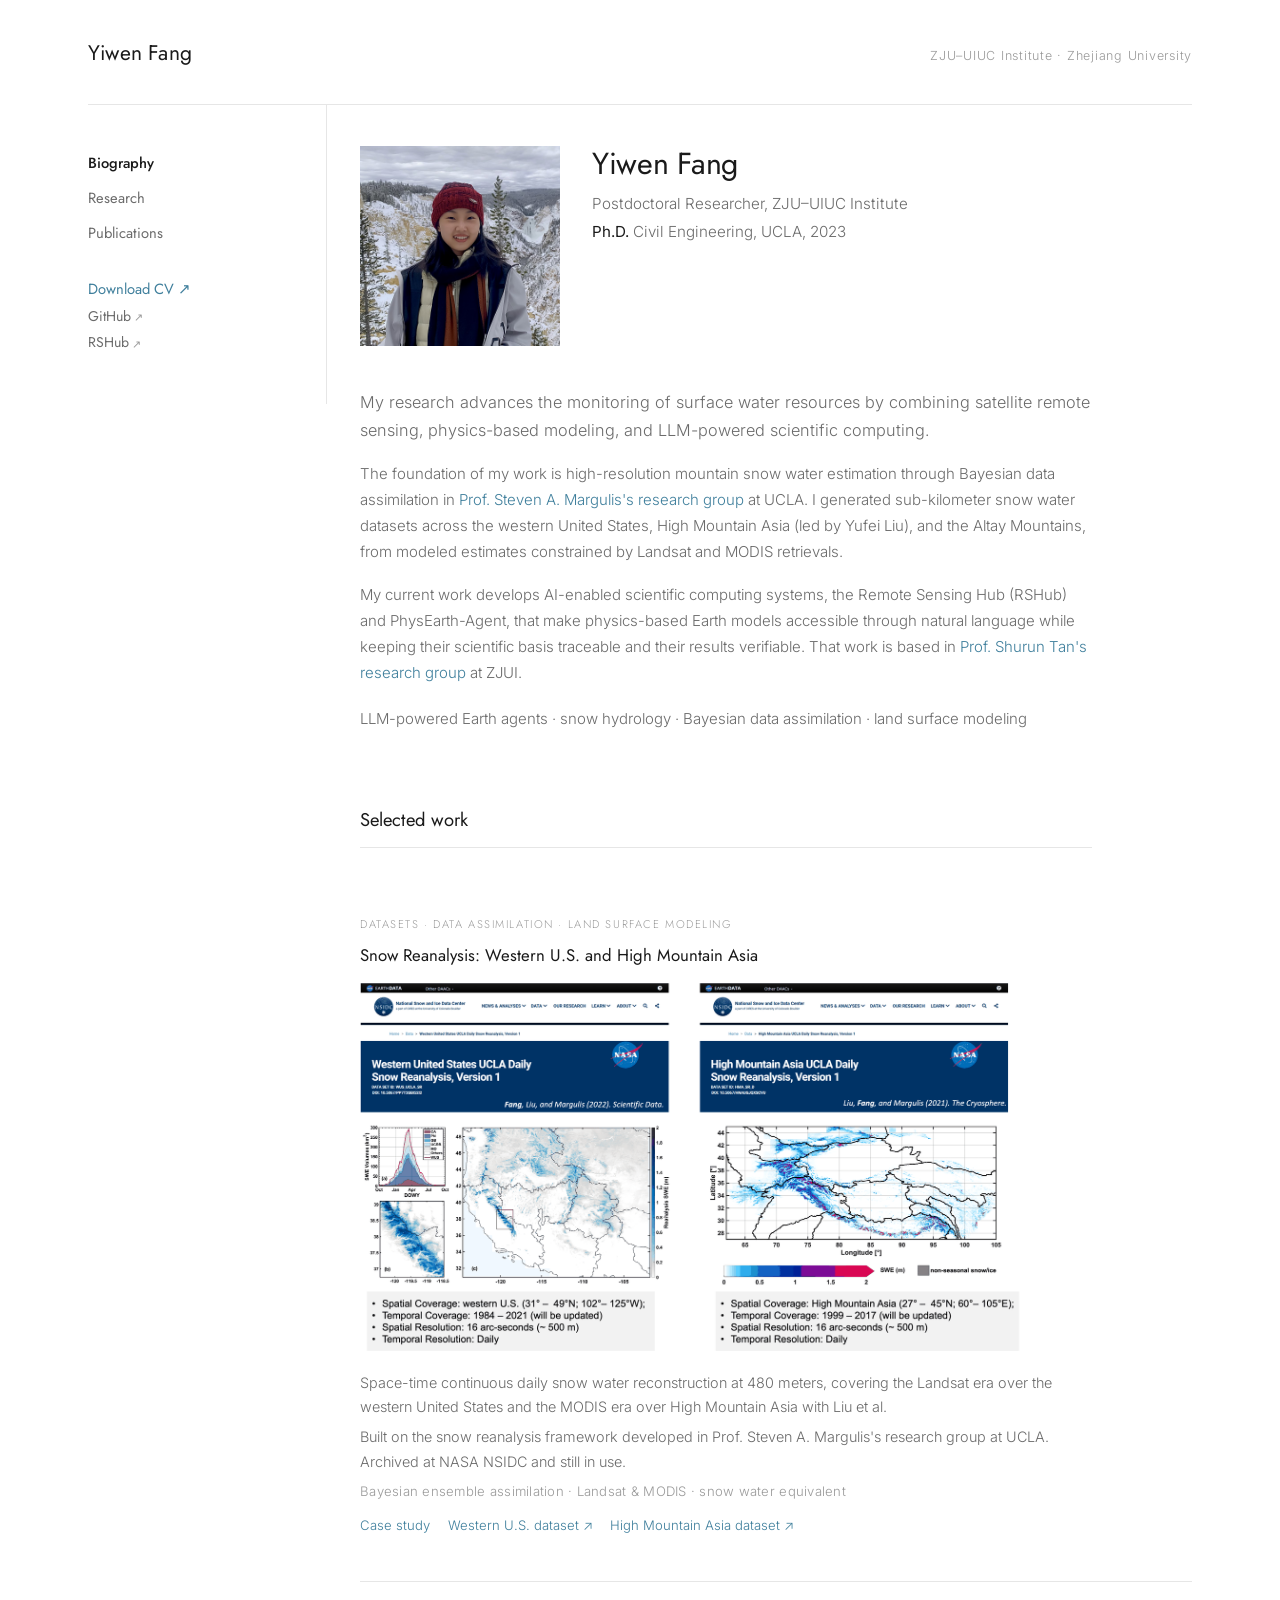
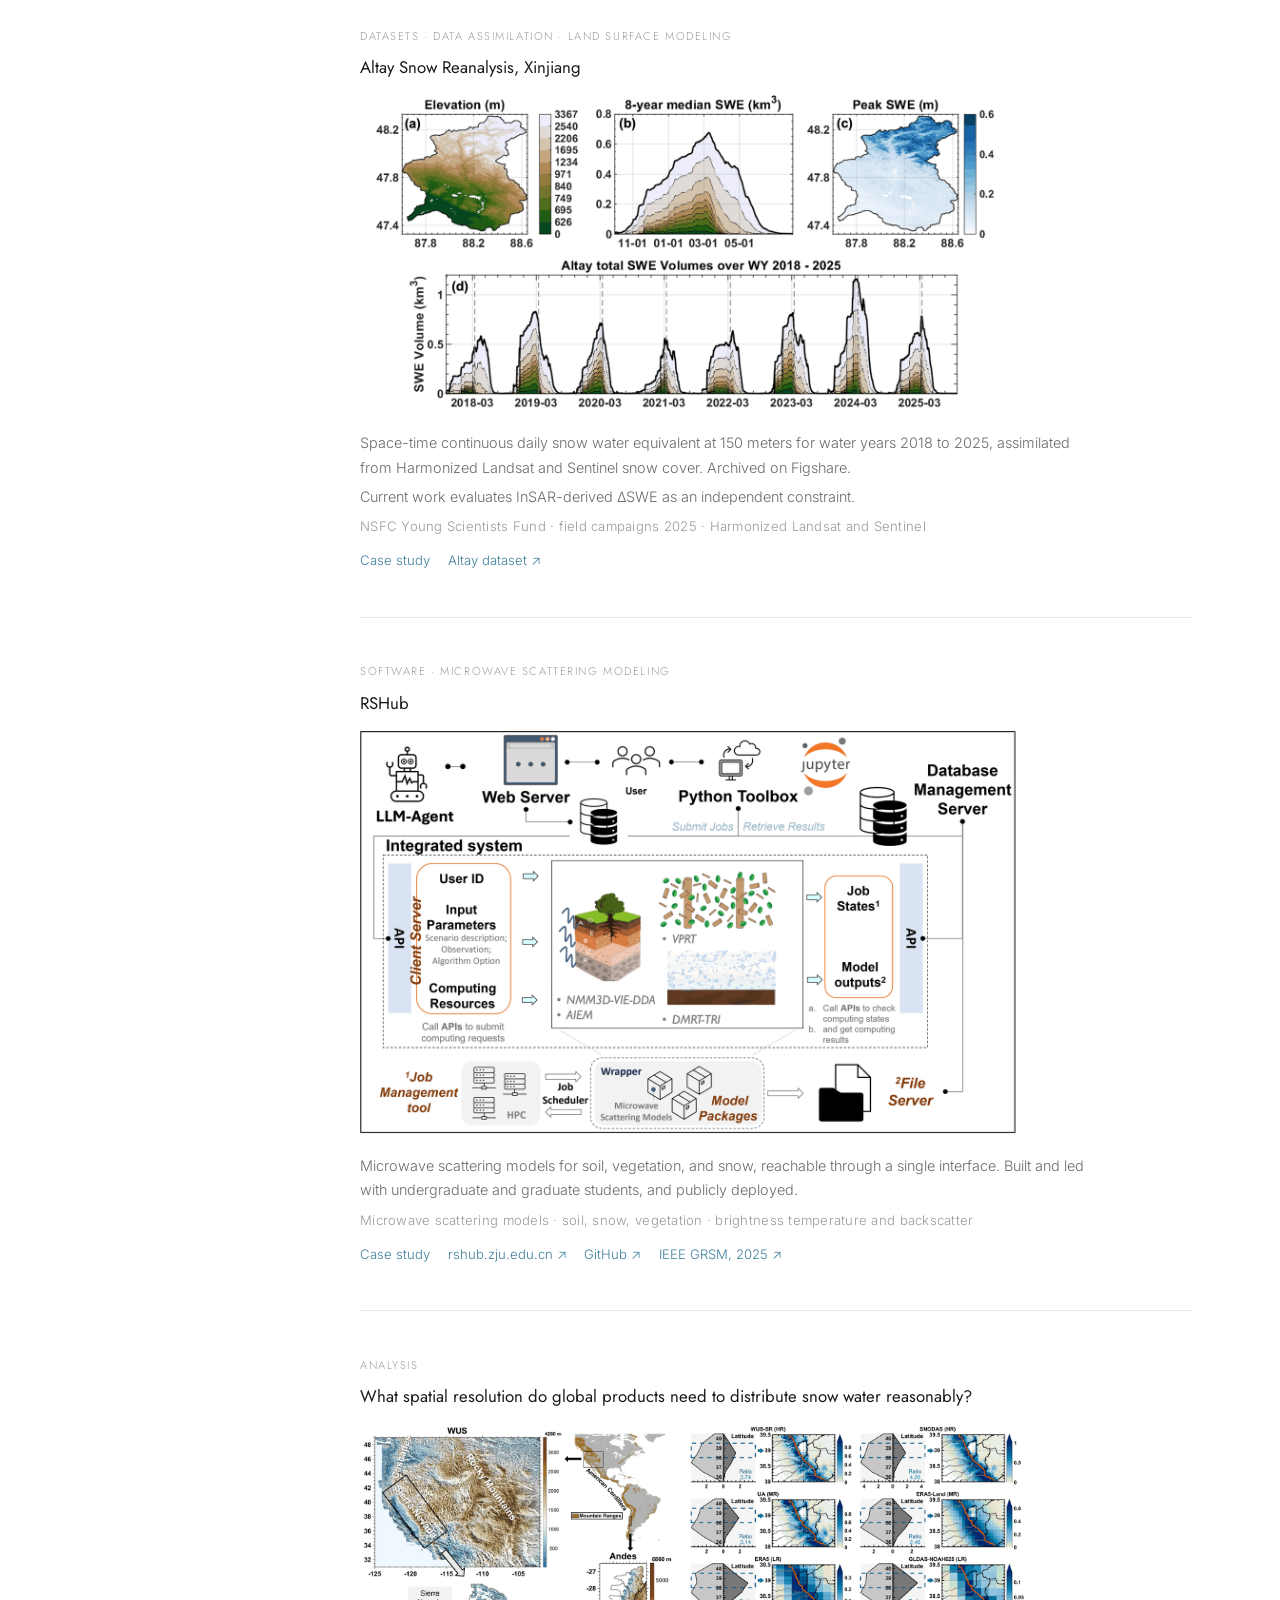
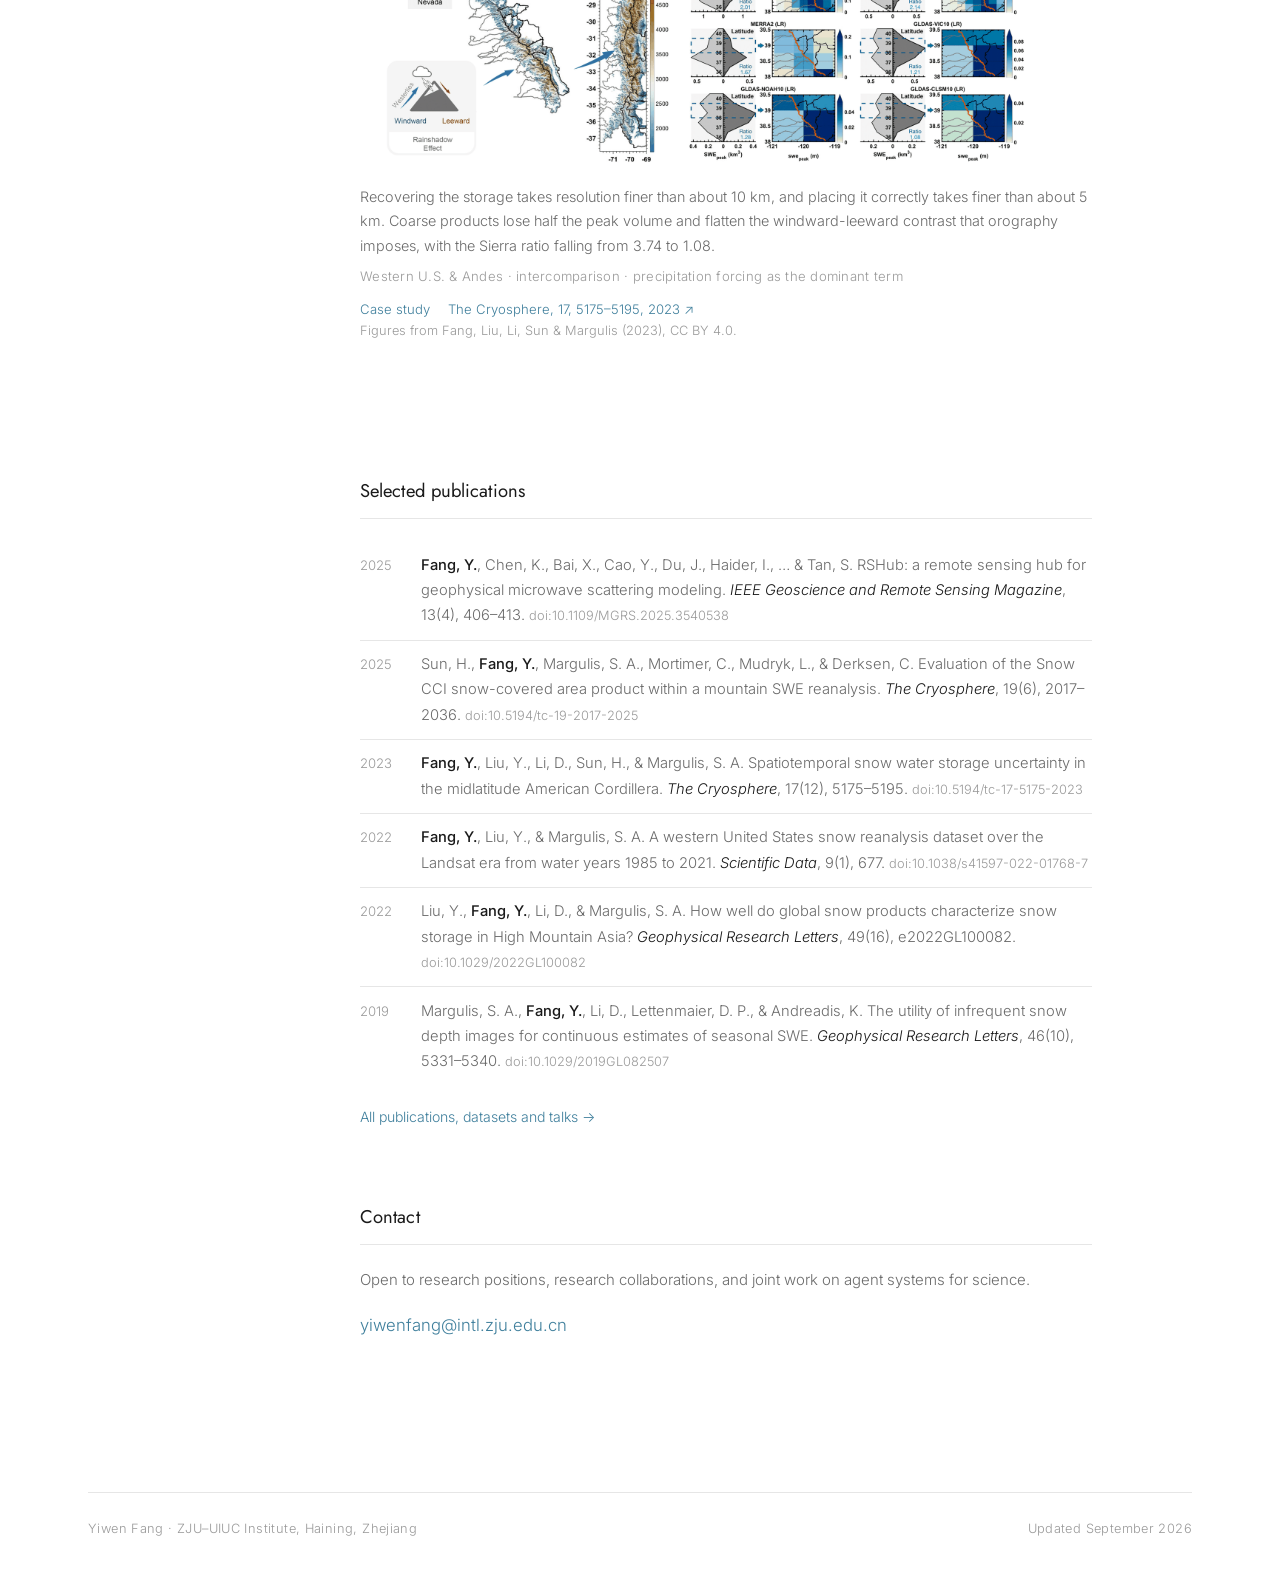
<file: index.html>
<!doctype html>
<html lang="en-US">
<head>
<meta charset="utf-8">
<meta name="viewport" content="width=device-width, initial-scale=1">
<title>Yiwen Fang</title>
<meta name="description" content="Yiwen Fang, Ph.D. Snow water equivalent data assimilation, land surface modeling, and LLM-powered Earth agents. Postdoctoral Researcher, ZJUI, Zhejiang University.">
<link rel="canonical" href="https://yiwenff.github.io/">
<meta property="og:title" content="Yiwen Fang">
<meta property="og:description" content="Snow water equivalent, microwave remote sensing, and physics-grounded AI agents.">
<meta property="og:type" content="website">
<meta property="og:image" content="img/og-card.jpg">
<link rel="icon" href="img/favicon.png">
<link rel="preconnect" href="https://fonts.googleapis.com">
<link rel="preconnect" href="https://fonts.gstatic.com" crossorigin>
<link href="https://fonts.googleapis.com/css2?family=Jost:wght@300;400;500&family=Inter:wght@300;400;500&display=swap" rel="stylesheet">
<link rel="stylesheet" href="css/site.css?v=20260914-34">
<script defer src="js/site.js?v=20260914-34"></script>
</head>
<body>
<div class="page">

  <div class="mast">
    <span class="nm">Yiwen Fang</span>
    <span class="aff">ZJU–UIUC Institute · Zhejiang University</span>
  </div>
  <div class="hr"></div>

  <aside>
    <div class="railgrip" role="separator" aria-orientation="vertical" aria-label="Resize menu" title="Drag to resize"></div>
    <nav id="railnav">
      <a href="index.html" aria-current="page">Biography</a>
      <a href="research.html">Research</a>
      <a href="publications.html">Publications</a>
      <div class="gap"></div>
      <span class="cv"><a href="files/Yiwen_Fang_CV.pdf">Download CV ↗</a></span>
      <span class="out"><a href="https://github.com/yiwenff">GitHub</a></span>
      <span class="out"><a href="https://rshub.zju.edu.cn">RSHub</a></span>
    </nav>
  </aside>

  <main>

    <div class="ident">
      <figure class="shot r11"><img src="img/portrait.jpg?v=20260913-21" alt="Portrait of Yiwen Fang"></figure>
      <div>
        <h1>Yiwen Fang</h1>
        <p class="facts">
          Postdoctoral Researcher, ZJU–UIUC Institute<br>
          <b>Ph.D.</b> Civil Engineering, UCLA, 2023
        </p>
      </div>
    </div>

    <section>
      <p class="lede">My research advances the monitoring of surface water resources by combining satellite
        remote sensing, physics-based modeling, and LLM-powered scientific computing.</p>
      <p>The foundation of my work is high-resolution mountain snow water estimation through Bayesian data
        assimilation in
        <a href="https://margulis-group.github.io">Prof. Steven A. Margulis's research group</a> at UCLA. I generated
        sub-kilometer snow water datasets across the western United States, High Mountain Asia (led by Yufei Liu), 
        and the Altay Mountains, from modeled estimates constrained by Landsat and MODIS retrievals.</p>
      <p>My current work develops AI-enabled scientific computing systems,
        the Remote Sensing Hub (RSHub) and PhysEarth-Agent, that make physics-based Earth models accessible
        through natural language while keeping their scientific basis traceable and their results
        verifiable. That work is based in
        <a href="https://zjui.intl.zju.edu.cn/research/electromagnetics/EMSL/">Prof. Shurun Tan's research
        group</a> at ZJUI.</p>
      <p class="venue" style="margin-top:1.3rem">LLM-powered Earth agents · snow hydrology · Bayesian
        data assimilation · land surface modeling</p>
    </section>

    <section>
      <h2>Selected work</h2>
      <div class="rows stack">
        <article class="row">
          <div class="rowhead">
            <span class="type">Datasets · Data assimilation · Land surface modeling</span>
            <h3>Snow Reanalysis: Western U.S. and High Mountain Asia</h3>
          </div>
          <figure class="shot r43 fit"><img src="img/work-snowreanalysis.png" alt="NASA NSIDC landing pages for the Western U.S. and High Mountain Asia UCLA Daily Snow Reanalysis datasets"></figure>
          <div>
            <p class="meta">Space-time continuous daily snow water reconstruction at 480 meters, covering
              the Landsat era over the western United States and the MODIS era over High Mountain Asia with
              Liu et al.</p>
            <p class="meta">Built on the snow reanalysis framework developed in Prof. Steven A. Margulis's
              research group at UCLA. Archived at NASA NSIDC and still in use.</p>
            <p class="venue">Bayesian ensemble assimilation · Landsat &amp; MODIS · snow water equivalent</p>
            <p class="links">
              <a href="research.html#wus-record">Case study</a>
              <a href="https://doi.org/10.5067/PP7T2GBI52I2">Western U.S. dataset ↗</a>
              <a href="https://doi.org/10.5067/HNAUGJQXSCVU">High Mountain Asia dataset ↗</a>
            </p>
          </div>
        </article>

        <article class="row">
          <div class="rowhead">
            <span class="type">Datasets · Data assimilation · Land surface modeling</span>
            <h3>Altay Snow Reanalysis, Xinjiang</h3>
          </div>
          <figure class="shot r43 fit"><img src="img/work-altay.png" alt="Altay elevation, median snow water equivalent season and total SWE volumes for water years 2018 to 2025"></figure>
          <div>
            <p class="meta">Space-time continuous daily snow water equivalent at 150 meters for water
              years 2018 to 2025, assimilated from Harmonized Landsat and Sentinel snow cover. Archived on
              Figshare.</p>
            <p class="meta">Current work evaluates InSAR-derived ΔSWE as an independent constraint.</p>
            <p class="venue">NSFC Young Scientists Fund · field campaigns 2025 · Harmonized Landsat and Sentinel</p>
            <p class="links">
              <a href="research.html#altay">Case study</a>
              <a href="https://doi.org/10.6084/m9.figshare.33421588">Altay dataset ↗</a>
            </p>
          </div>
        </article>

        <article class="row">
          <div class="rowhead">
            <span class="type">Software · Microwave scattering modeling</span>
            <h3>RSHub</h3>
          </div>
          <figure class="shot r43 fit"><img src="img/work-rshub.png" alt="RSHub system architecture: LLM agent, client server, microwave scattering models and job management"></figure>
          <div>
            <p class="meta">Microwave scattering models for soil, vegetation, and snow, reachable through
              a single interface. Built and led with undergraduate and graduate students, and publicly
              deployed.</p>
            <p class="venue">Microwave scattering models · soil, snow, vegetation · brightness temperature and backscatter</p>
            <p class="links">
              <a href="research.html#rshub">Case study</a>
              <a href="https://rshub.zju.edu.cn">rshub.zju.edu.cn ↗</a>
              <a href="https://github.com/zjuiEMLab/rshub/tree/main">GitHub ↗</a>
              <a href="https://doi.org/10.1109/MGRS.2025.3540538">IEEE GRSM, 2025 ↗</a>
            </p>
          </div>
        </article>

        <article class="row">
          <div class="rowhead">
            <span class="type">Analysis</span>
            <h3>What spatial resolution do global products need to distribute snow water reasonably?</h3>
          </div>
          <figure class="shot fit"><img src="img/work-spatiotemporal-analysis.png?v=20260913-13" alt="Left: study domains of the midlatitude American Cordillera, covering the western United States, Sierra Nevada and the Andes. Right: windward and leeward peak SWE across ten products in the Sierra Nevada, the windward-to-leeward ratio falling from 3.74 at high resolution to 1.08 at low resolution"></figure>
          <div>
            <p class="meta">Recovering the storage takes resolution finer than about 10 km, and placing it
              correctly takes finer than about 5 km. Coarse products lose half the peak volume and flatten
              the windward-leeward contrast that orography imposes, with the Sierra ratio falling from 3.74
              to 1.08.</p>
            <p class="venue">Western U.S. &amp; Andes · intercomparison · precipitation forcing as the dominant term</p>
            <p class="links">
              <a href="research.html#resolution">Case study</a>
              <a href="https://doi.org/10.5194/tc-17-5175-2023">The Cryosphere, 17, 5175–5195, 2023 ↗</a>
            </p>
            <p class="cite">Figures from Fang, Liu, Li, Sun &amp; Margulis (2023), CC&nbsp;BY&nbsp;4.0.</p>
          </div>
        </article>

      </div>
    </section>

    <section>
      <h2>Selected publications</h2>
      <div class="pubs">
        <div class="pub"><span class="y">2025</span><span><b>Fang, Y.</b>, Chen, K., Bai, X., Cao, Y., Du, J., Haider, I., … &amp; Tan, S. RSHub: a remote sensing hub for geophysical microwave scattering modeling. <i>IEEE Geoscience and Remote Sensing Magazine</i>, 13(4), 406–413. <a class="doi" href="https://doi.org/10.1109/MGRS.2025.3540538">doi:10.1109/MGRS.2025.3540538</a></span></div>
        <div class="pub"><span class="y">2025</span><span>Sun, H., <b>Fang, Y.</b>, Margulis, S. A., Mortimer, C., Mudryk, L., &amp; Derksen, C. Evaluation of the Snow CCI snow-covered area product within a mountain SWE reanalysis. <i>The Cryosphere</i>, 19(6), 2017–2036. <a class="doi" href="https://doi.org/10.5194/tc-19-2017-2025">doi:10.5194/tc-19-2017-2025</a></span></div>
        <div class="pub"><span class="y">2023</span><span><b>Fang, Y.</b>, Liu, Y., Li, D., Sun, H., &amp; Margulis, S. A. Spatiotemporal snow water storage uncertainty in the midlatitude American Cordillera. <i>The Cryosphere</i>, 17(12), 5175–5195. <a class="doi" href="https://doi.org/10.5194/tc-17-5175-2023">doi:10.5194/tc-17-5175-2023</a></span></div>
        <div class="pub"><span class="y">2022</span><span><b>Fang, Y.</b>, Liu, Y., &amp; Margulis, S. A. A western United States snow reanalysis dataset over the Landsat era from water years 1985 to 2021. <i>Scientific Data</i>, 9(1), 677. <a class="doi" href="https://doi.org/10.1038/s41597-022-01768-7">doi:10.1038/s41597-022-01768-7</a></span></div>
        <div class="pub"><span class="y">2022</span><span>Liu, Y., <b>Fang, Y.</b>, Li, D., &amp; Margulis, S. A. How well do global snow products characterize snow storage in High Mountain Asia? <i>Geophysical Research Letters</i>, 49(16), e2022GL100082. <a class="doi" href="https://doi.org/10.1029/2022GL100082">doi:10.1029/2022GL100082</a></span></div>
        <div class="pub"><span class="y">2019</span><span>Margulis, S. A., <b>Fang, Y.</b>, Li, D., Lettenmaier, D. P., &amp; Andreadis, K. The utility of infrequent snow depth images for continuous estimates of seasonal SWE. <i>Geophysical Research Letters</i>, 46(10), 5331–5340. <a class="doi" href="https://doi.org/10.1029/2019GL082507">doi:10.1029/2019GL082507</a></span></div>
      </div>
      <p class="more"><a href="publications.html">All publications, datasets and talks →</a></p>
    </section>

    <section>
      <h2>Contact</h2>
      <p>Open to research positions, research collaborations, and joint work on agent systems for science.</p>
      <p style="font-size:1.05rem"><a href="mailto:yiwenfang@intl.zju.edu.cn" style="color:var(--accent)">yiwenfang@intl.zju.edu.cn</a></p>
    </section>

  </main>

  <footer>
    <span>Yiwen Fang · ZJU–UIUC Institute, Haining, Zhejiang</span>
    <span>Updated September 2026</span>
  </footer>

</div>
</body>
</html>
</file>
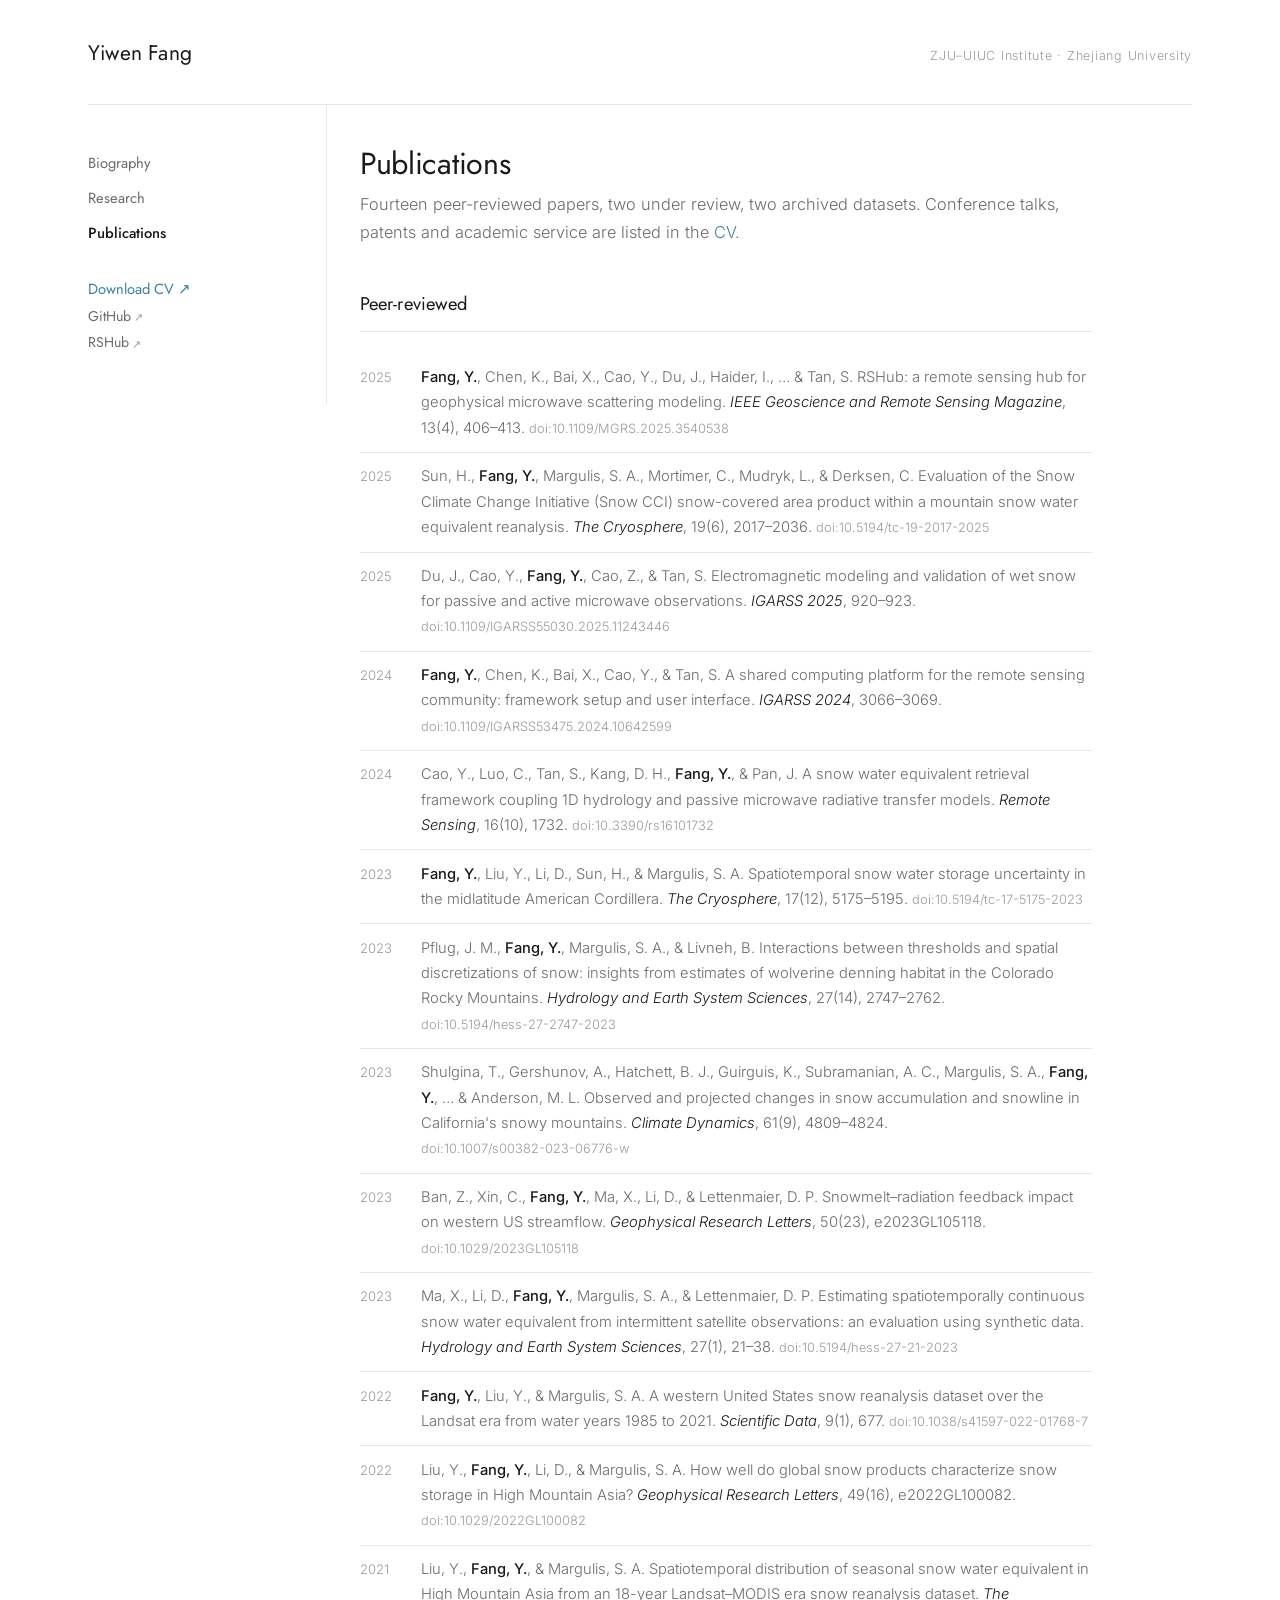
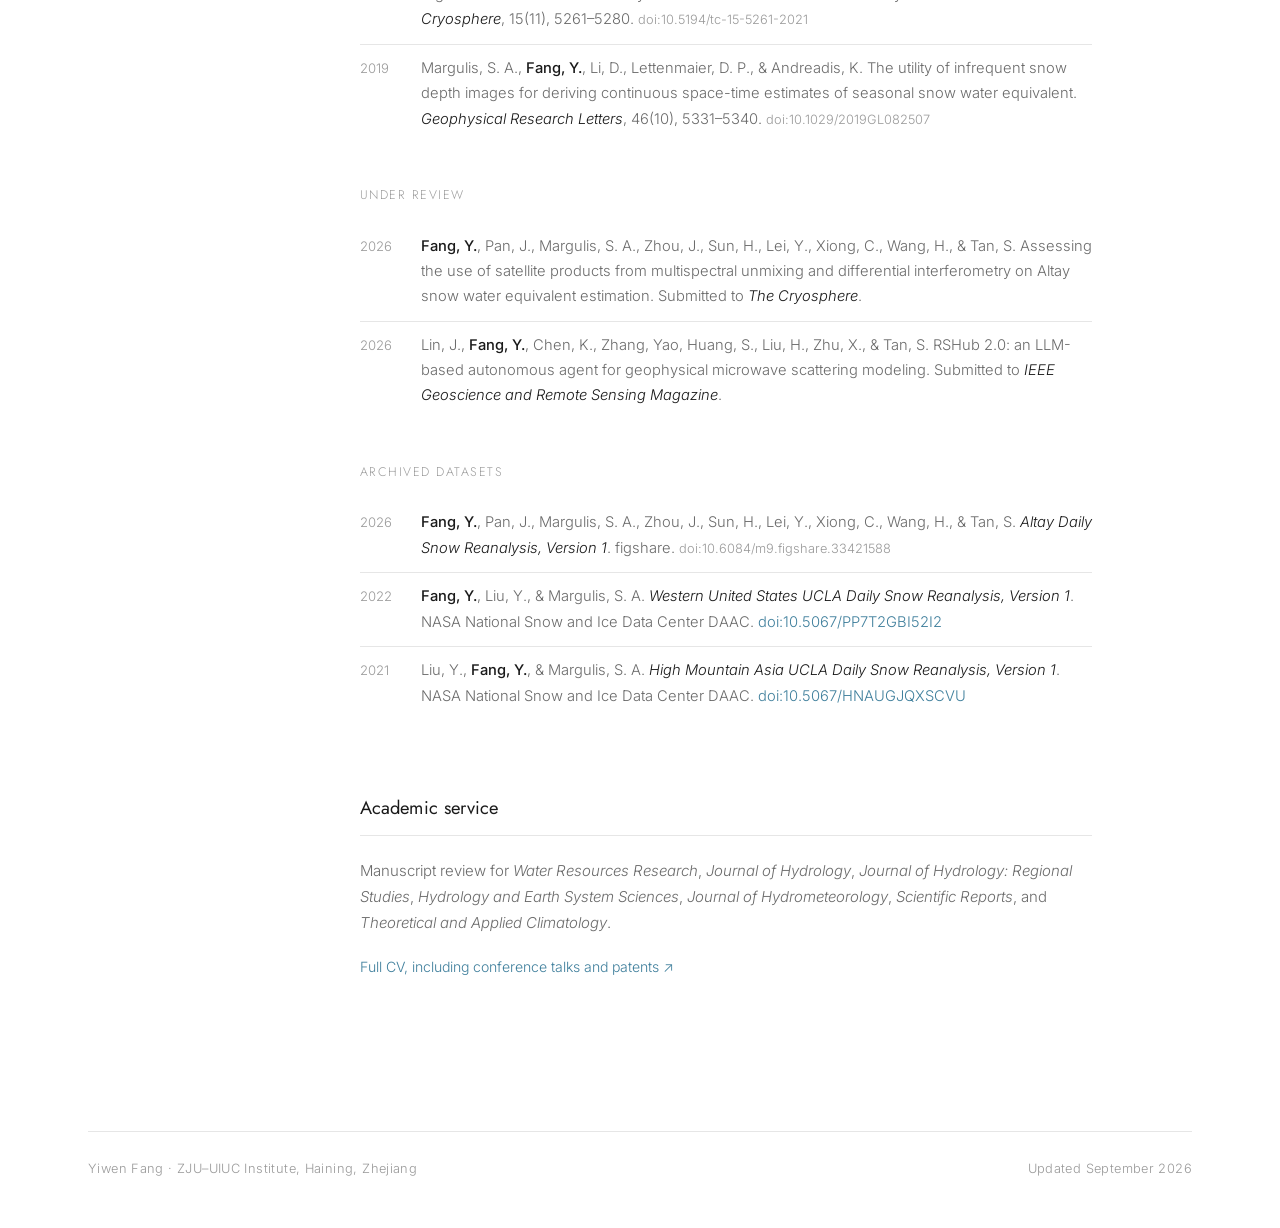
<file: publications.html>
<!doctype html>
<html lang="en-US">
<head>
<meta charset="utf-8">
<meta name="viewport" content="width=device-width, initial-scale=1">
<title>Publications — Yiwen Fang</title>
<meta name="description" content="Peer-reviewed publications, archived datasets, conference talks and patents.">
<link rel="icon" href="img/favicon.png">
<link rel="preconnect" href="https://fonts.googleapis.com">
<link rel="preconnect" href="https://fonts.gstatic.com" crossorigin>
<link href="https://fonts.googleapis.com/css2?family=Jost:wght@300;400;500&family=Inter:wght@300;400;500&display=swap" rel="stylesheet">
<link rel="stylesheet" href="css/site.css?v=20260914-34">
<script defer src="js/site.js?v=20260914-34"></script>
</head>
<body>
<div class="page">

  <div class="mast">
    <span class="nm"><a href="index.html">Yiwen Fang</a></span>
    <span class="aff">ZJU–UIUC Institute · Zhejiang University</span>
  </div>
  <div class="hr"></div>

  <aside>
    <div class="railgrip" role="separator" aria-orientation="vertical" aria-label="Resize menu" title="Drag to resize"></div>
    <nav id="railnav">
      <a href="index.html">Biography</a>
      <a href="research.html">Research</a>
      <a href="publications.html" aria-current="page">Publications</a>
      <div class="gap"></div>
      <span class="cv"><a href="files/Yiwen_Fang_CV.pdf">Download CV ↗</a></span>
      <span class="out"><a href="https://github.com/yiwenff">GitHub</a></span>
      <span class="out"><a href="https://rshub.zju.edu.cn">RSHub</a></span>
    </nav>
  </aside>

  <main>
    <h1>Publications</h1>
    <p class="lede" style="margin-bottom:2.6rem">Fourteen peer-reviewed papers, two under review, two
      archived datasets. Conference talks, patents and academic service are listed in the
      <a href="files/Yiwen_Fang_CV.pdf" style="color:var(--accent)">CV</a>.</p>

    <section>
      <h2>Peer-reviewed</h2>
      <div class="pubs">
        <div class="pub"><span class="y">2025</span><span><b>Fang, Y.</b>, Chen, K., Bai, X., Cao, Y., Du, J., Haider, I., … &amp; Tan, S. RSHub: a remote sensing hub for geophysical microwave scattering modeling. <i>IEEE Geoscience and Remote Sensing Magazine</i>, 13(4), 406–413. <a class="doi" href="https://doi.org/10.1109/MGRS.2025.3540538">doi:10.1109/MGRS.2025.3540538</a></span></div>
        <div class="pub"><span class="y">2025</span><span>Sun, H., <b>Fang, Y.</b>, Margulis, S. A., Mortimer, C., Mudryk, L., &amp; Derksen, C. Evaluation of the Snow Climate Change Initiative (Snow CCI) snow-covered area product within a mountain snow water equivalent reanalysis. <i>The Cryosphere</i>, 19(6), 2017–2036. <a class="doi" href="https://doi.org/10.5194/tc-19-2017-2025">doi:10.5194/tc-19-2017-2025</a></span></div>
        <div class="pub"><span class="y">2025</span><span>Du, J., Cao, Y., <b>Fang, Y.</b>, Cao, Z., &amp; Tan, S. Electromagnetic modeling and validation of wet snow for passive and active microwave observations. <i>IGARSS 2025</i>, 920–923. <a class="doi" href="https://doi.org/10.1109/IGARSS55030.2025.11243446">doi:10.1109/IGARSS55030.2025.11243446</a></span></div>
        <div class="pub"><span class="y">2024</span><span><b>Fang, Y.</b>, Chen, K., Bai, X., Cao, Y., &amp; Tan, S. A shared computing platform for the remote sensing community: framework setup and user interface. <i>IGARSS 2024</i>, 3066–3069. <a class="doi" href="https://doi.org/10.1109/IGARSS53475.2024.10642599">doi:10.1109/IGARSS53475.2024.10642599</a></span></div>
        <div class="pub"><span class="y">2024</span><span>Cao, Y., Luo, C., Tan, S., Kang, D. H., <b>Fang, Y.</b>, &amp; Pan, J. A snow water equivalent retrieval framework coupling 1D hydrology and passive microwave radiative transfer models. <i>Remote Sensing</i>, 16(10), 1732. <a class="doi" href="https://doi.org/10.3390/rs16101732">doi:10.3390/rs16101732</a></span></div>
        <div class="pub"><span class="y">2023</span><span><b>Fang, Y.</b>, Liu, Y., Li, D., Sun, H., &amp; Margulis, S. A. Spatiotemporal snow water storage uncertainty in the midlatitude American Cordillera. <i>The Cryosphere</i>, 17(12), 5175–5195. <a class="doi" href="https://doi.org/10.5194/tc-17-5175-2023">doi:10.5194/tc-17-5175-2023</a></span></div>
        <div class="pub"><span class="y">2023</span><span>Pflug, J. M., <b>Fang, Y.</b>, Margulis, S. A., &amp; Livneh, B. Interactions between thresholds and spatial discretizations of snow: insights from estimates of wolverine denning habitat in the Colorado Rocky Mountains. <i>Hydrology and Earth System Sciences</i>, 27(14), 2747–2762. <a class="doi" href="https://doi.org/10.5194/hess-27-2747-2023">doi:10.5194/hess-27-2747-2023</a></span></div>
        <div class="pub"><span class="y">2023</span><span>Shulgina, T., Gershunov, A., Hatchett, B. J., Guirguis, K., Subramanian, A. C., Margulis, S. A., <b>Fang, Y.</b>, … &amp; Anderson, M. L. Observed and projected changes in snow accumulation and snowline in California's snowy mountains. <i>Climate Dynamics</i>, 61(9), 4809–4824. <a class="doi" href="https://doi.org/10.1007/s00382-023-06776-w">doi:10.1007/s00382-023-06776-w</a></span></div>
        <div class="pub"><span class="y">2023</span><span>Ban, Z., Xin, C., <b>Fang, Y.</b>, Ma, X., Li, D., &amp; Lettenmaier, D. P. Snowmelt–radiation feedback impact on western US streamflow. <i>Geophysical Research Letters</i>, 50(23), e2023GL105118. <a class="doi" href="https://doi.org/10.1029/2023GL105118">doi:10.1029/2023GL105118</a></span></div>
        <div class="pub"><span class="y">2023</span><span>Ma, X., Li, D., <b>Fang, Y.</b>, Margulis, S. A., &amp; Lettenmaier, D. P. Estimating spatiotemporally continuous snow water equivalent from intermittent satellite observations: an evaluation using synthetic data. <i>Hydrology and Earth System Sciences</i>, 27(1), 21–38. <a class="doi" href="https://doi.org/10.5194/hess-27-21-2023">doi:10.5194/hess-27-21-2023</a></span></div>
        <div class="pub"><span class="y">2022</span><span><b>Fang, Y.</b>, Liu, Y., &amp; Margulis, S. A. A western United States snow reanalysis dataset over the Landsat era from water years 1985 to 2021. <i>Scientific Data</i>, 9(1), 677. <a class="doi" href="https://doi.org/10.1038/s41597-022-01768-7">doi:10.1038/s41597-022-01768-7</a></span></div>
        <div class="pub"><span class="y">2022</span><span>Liu, Y., <b>Fang, Y.</b>, Li, D., &amp; Margulis, S. A. How well do global snow products characterize snow storage in High Mountain Asia? <i>Geophysical Research Letters</i>, 49(16), e2022GL100082. <a class="doi" href="https://doi.org/10.1029/2022GL100082">doi:10.1029/2022GL100082</a></span></div>
        <div class="pub"><span class="y">2021</span><span>Liu, Y., <b>Fang, Y.</b>, &amp; Margulis, S. A. Spatiotemporal distribution of seasonal snow water equivalent in High Mountain Asia from an 18-year Landsat–MODIS era snow reanalysis dataset. <i>The Cryosphere</i>, 15(11), 5261–5280. <a class="doi" href="https://doi.org/10.5194/tc-15-5261-2021">doi:10.5194/tc-15-5261-2021</a></span></div>
        <div class="pub"><span class="y">2019</span><span>Margulis, S. A., <b>Fang, Y.</b>, Li, D., Lettenmaier, D. P., &amp; Andreadis, K. The utility of infrequent snow depth images for deriving continuous space-time estimates of seasonal snow water equivalent. <i>Geophysical Research Letters</i>, 46(10), 5331–5340. <a class="doi" href="https://doi.org/10.1029/2019GL082507">doi:10.1029/2019GL082507</a></span></div>
      </div>

      <p class="subhead">Under review</p>
      <div class="pubs">
        <div class="pub"><span class="y">2026</span><span><b>Fang, Y.</b>, Pan, J., Margulis, S. A., Zhou, J., Sun, H., Lei, Y., Xiong, C., Wang, H., &amp; Tan, S. Assessing the use of satellite products from multispectral unmixing and differential interferometry on Altay snow water equivalent estimation. Submitted to <i>The Cryosphere</i>.</span></div>
        <div class="pub"><span class="y">2026</span><span>Lin, J., <b>Fang, Y.</b>, Chen, K., Zhang, Yao, Huang, S., Liu, H., Zhu, X., &amp; Tan, S. RSHub 2.0: an LLM-based autonomous agent for geophysical microwave scattering modeling. Submitted to <i>IEEE Geoscience and Remote Sensing Magazine</i>.</span></div>
      </div>

      <p class="subhead">Archived datasets</p>
      <div class="pubs">
        <div class="pub"><span class="y">2026</span><span><b>Fang, Y.</b>, Pan, J., Margulis, S. A., Zhou, J., Sun, H., Lei, Y., Xiong, C., Wang, H., &amp; Tan, S. <i>Altay Daily Snow Reanalysis, Version 1</i>. figshare. <a class="doi" href="https://doi.org/10.6084/m9.figshare.33421588">doi:10.6084/m9.figshare.33421588</a></span></div>
        <div class="pub"><span class="y">2022</span><span><b>Fang, Y.</b>, Liu, Y., &amp; Margulis, S. A. <i>Western United States UCLA Daily Snow Reanalysis, Version 1</i>. NASA National Snow and Ice Data Center DAAC. <a href="https://doi.org/10.5067/PP7T2GBI52I2">doi:10.5067/PP7T2GBI52I2</a></span></div>
        <div class="pub"><span class="y">2021</span><span>Liu, Y., <b>Fang, Y.</b>, &amp; Margulis, S. A. <i>High Mountain Asia UCLA Daily Snow Reanalysis, Version 1</i>. NASA National Snow and Ice Data Center DAAC. <a href="https://doi.org/10.5067/HNAUGJQXSCVU">doi:10.5067/HNAUGJQXSCVU</a></span></div>
      </div>
    </section>

    <section>
      <h2>Academic service</h2>
      <p>Manuscript review for <i>Water Resources Research</i>, <i>Journal of Hydrology</i>,
        <i>Journal of Hydrology: Regional Studies</i>, <i>Hydrology and Earth System Sciences</i>,
        <i>Journal of Hydrometeorology</i>, <i>Scientific Reports</i>, and
        <i>Theoretical and Applied Climatology</i>.</p>
      <p class="more"><a href="files/Yiwen_Fang_CV.pdf">Full CV, including conference talks and patents ↗</a></p>
    </section>
  </main>

  <footer>
    <span>Yiwen Fang · ZJU–UIUC Institute, Haining, Zhejiang</span>
    <span>Updated September 2026</span>
  </footer>

</div>
</body>
</html>
</file>
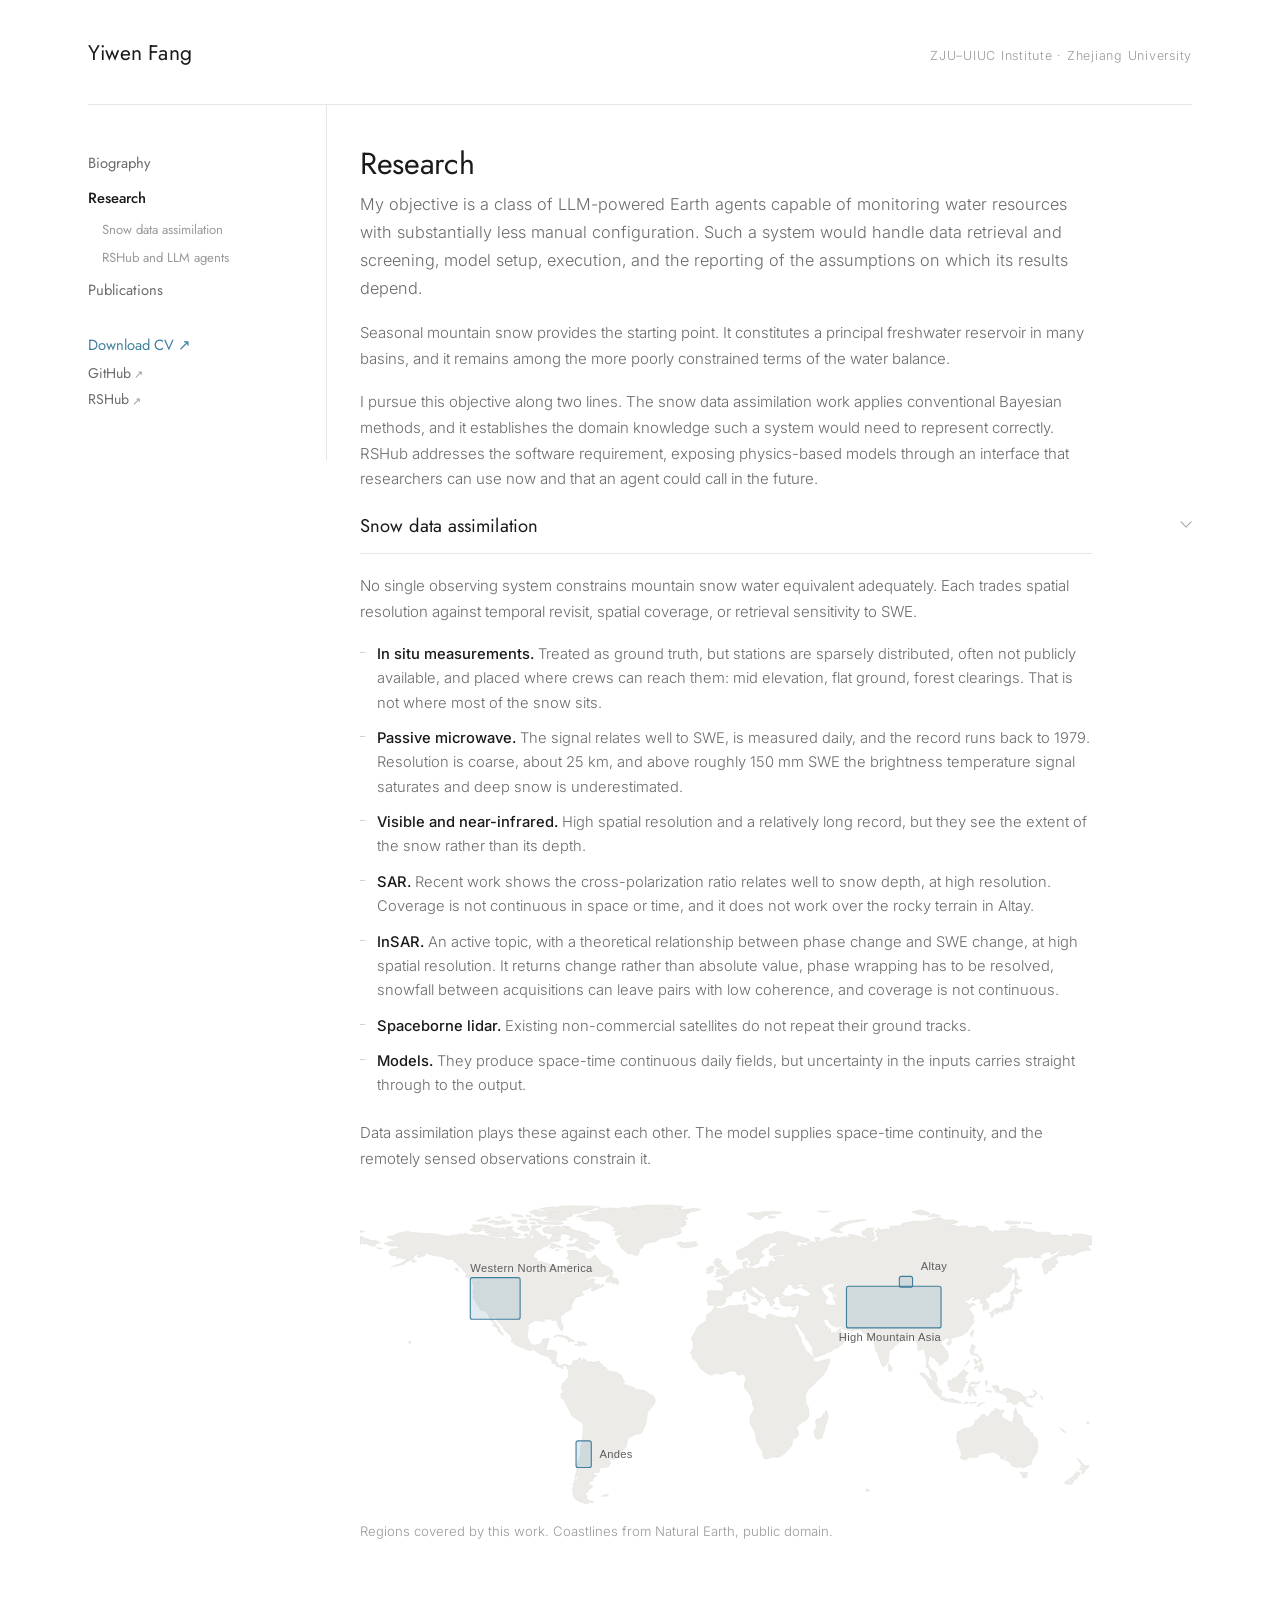
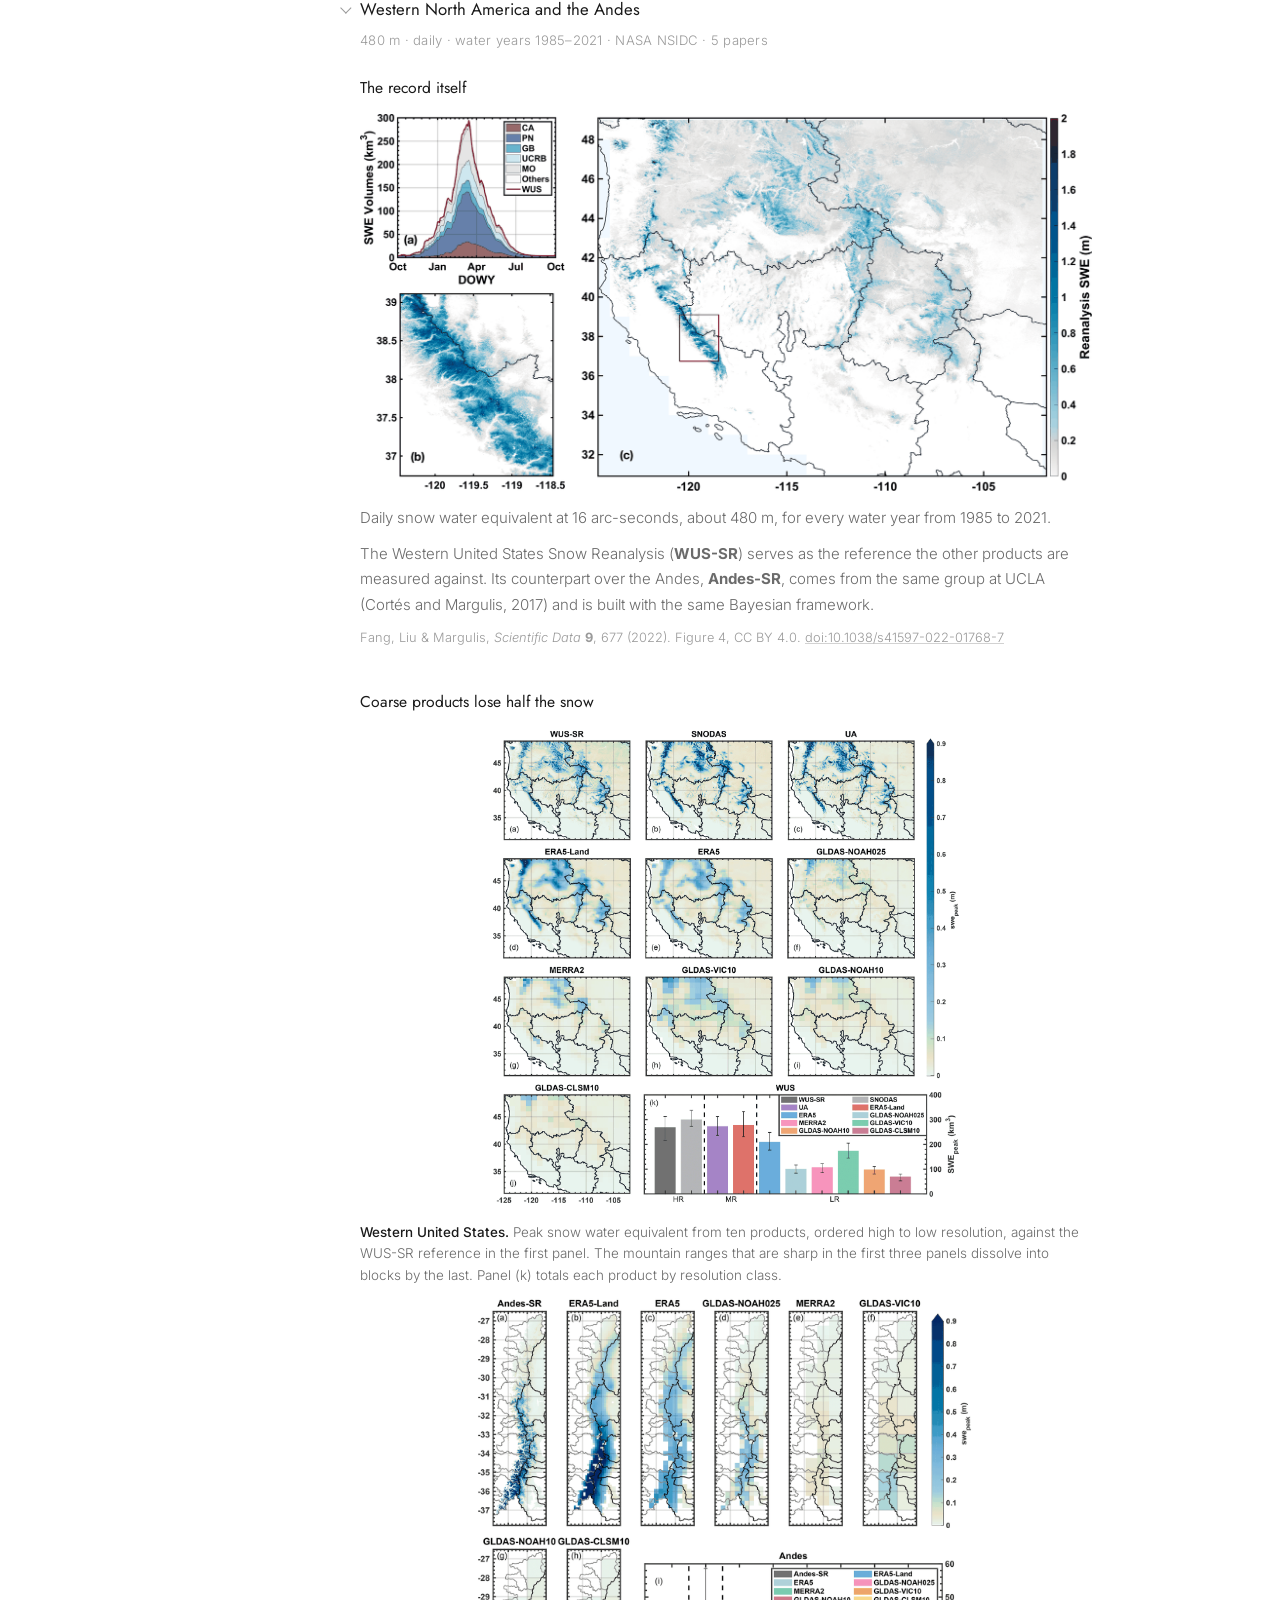
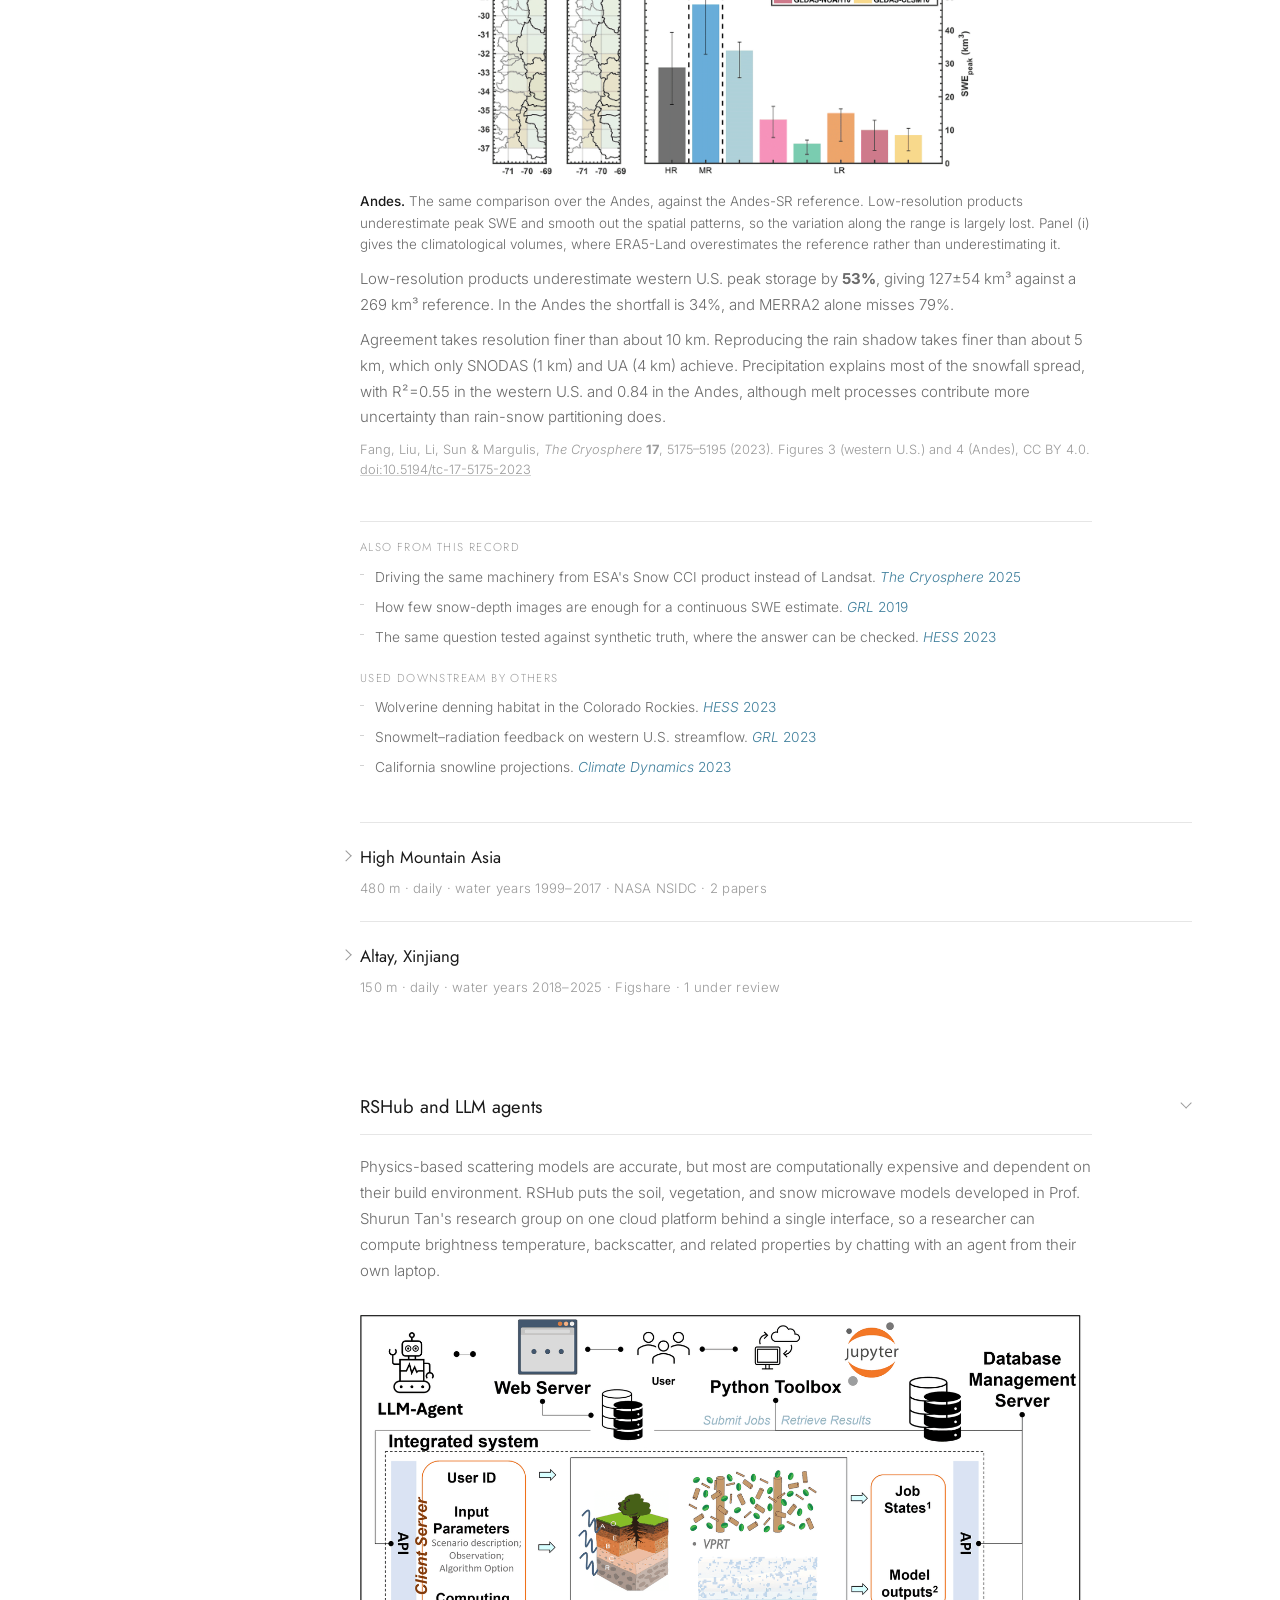
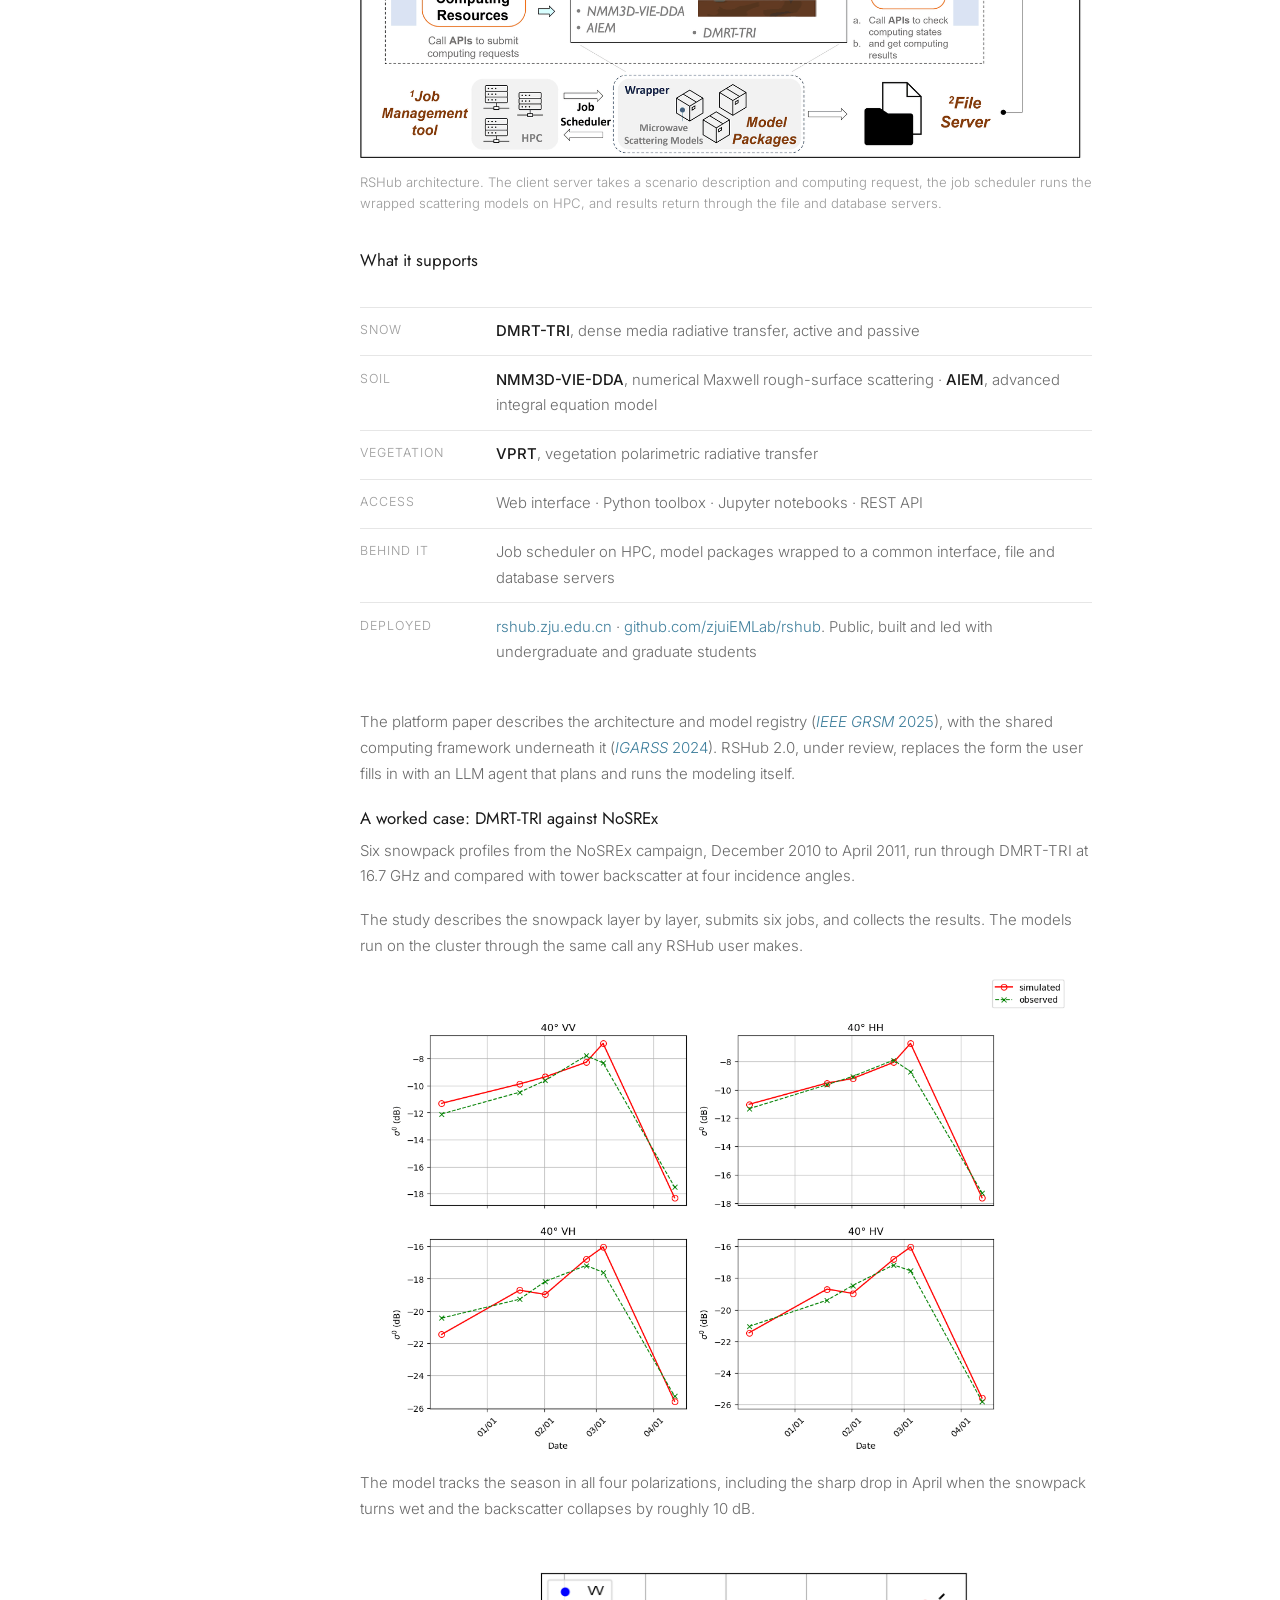
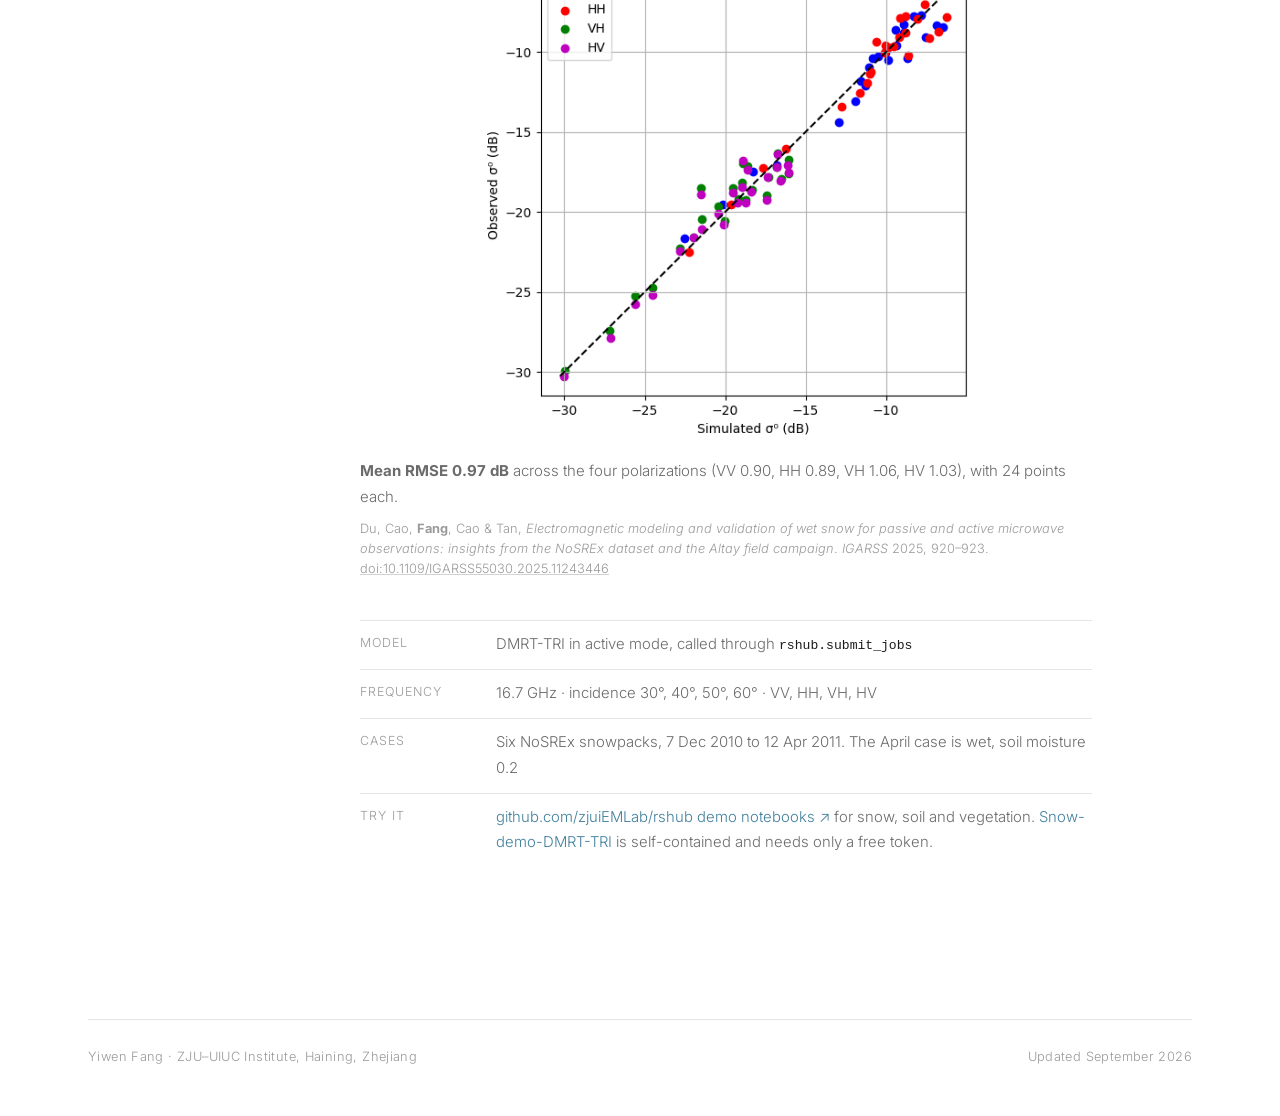
<file: research.html>
<!doctype html>
<html lang="en-US">
<head>
<meta charset="utf-8">
<meta name="viewport" content="width=device-width, initial-scale=1">
<title>Research — Yiwen Fang</title>
<meta name="description" content="Bayesian snow data assimilation across Western North America and the Andes, High Mountain Asia and Altay, and the RSHub platform for physics-based microwave scattering models.">
<link rel="icon" href="img/favicon.png">
<link rel="preconnect" href="https://fonts.googleapis.com">
<link rel="preconnect" href="https://fonts.gstatic.com" crossorigin>
<link href="https://fonts.googleapis.com/css2?family=Jost:wght@300;400;500&family=Inter:wght@300;400;500&display=swap" rel="stylesheet">
<link rel="stylesheet" href="css/site.css?v=20260914-34">
<script defer src="js/site.js?v=20260914-34"></script>
</head>
<body>
<div class="page">

  <div class="mast">
    <span class="nm"><a href="index.html">Yiwen Fang</a></span>
    <span class="aff">ZJU–UIUC Institute · Zhejiang University</span>
  </div>
  <div class="hr"></div>

  <aside>
    <div class="railgrip" role="separator" aria-orientation="vertical" aria-label="Resize menu" title="Drag to resize"></div>
    <nav id="railnav">
      <a href="index.html">Biography</a>
      <a href="research.html" aria-current="page">Research</a>
      <span class="sub"><a href="#assimilation">Snow data assimilation</a></span>
      <span class="sub"><a href="#rshub">RSHub and LLM agents</a></span>
      <a href="publications.html">Publications</a>
      <div class="gap"></div>
      <span class="cv"><a href="files/Yiwen_Fang_CV.pdf">Download CV ↗</a></span>
      <span class="out"><a href="https://github.com/yiwenff">GitHub</a></span>
      <span class="out"><a href="https://rshub.zju.edu.cn">RSHub</a></span>
    </nav>
  </aside>

  <main>
    <h1>Research</h1>

    <p class="lede">My objective is a class of LLM-powered Earth agents capable of monitoring water
      resources with substantially less manual configuration. Such a system would handle data retrieval and
      screening, model setup, execution, and the reporting of the assumptions on which its results
      depend.</p>
    <p>Seasonal mountain snow provides the starting point. It constitutes a principal freshwater reservoir
      in many basins, and it remains among the more poorly constrained terms of the water balance.</p>
    <p>I pursue this objective along two lines. The snow data assimilation work applies conventional
      Bayesian methods, and it establishes the domain knowledge such a system would need to represent
      correctly. RSHub addresses the software requirement, exposing physics-based models through an
      interface that researchers can use now and that an agent could call in the future.</p>

    <section>
      <details class="sect" id="assimilation" open>
        <summary><h2>Snow data assimilation</h2></summary>
      <p>No single observing system constrains mountain snow water equivalent adequately. Each trades
        spatial resolution against temporal revisit, spatial coverage, or retrieval sensitivity to SWE.</p>

      <ul class="limits">
        <li><b>In situ measurements.</b> Treated as ground truth, but stations are sparsely distributed,
          often not publicly available, and placed where crews can reach them: mid elevation, flat ground,
          forest clearings. That is not where most of the snow sits.</li>
        <li><b>Passive microwave.</b> The signal relates well to SWE, is measured daily, and the record runs
          back to 1979. Resolution is coarse, about 25 km, and above roughly 150 mm SWE the brightness
          temperature signal saturates and deep snow is underestimated.</li>
        <li><b>Visible and near-infrared.</b> High spatial resolution and a relatively long record, but they
          see the extent of the snow rather than its depth.</li>
        <li><b>SAR.</b> Recent work shows the cross-polarization ratio relates well to snow depth, at high
          resolution. Coverage is not continuous in space or time, and it does not work over the rocky
          terrain in Altay.</li>
        <li><b>InSAR.</b> An active topic, with a theoretical relationship between phase change and SWE
          change, at high spatial resolution. It returns change rather than absolute value, phase wrapping
          has to be resolved, snowfall between acquisitions can leave pairs with low coherence, and coverage
          is not continuous.</li>
        <li><b>Spaceborne lidar.</b> Existing non-commercial satellites do not repeat their ground
          tracks.</li>
        <li><b>Models.</b> They produce space-time continuous daily fields, but uncertainty in the inputs
          carries straight through to the output.</li>
      </ul>

      <p>Data assimilation plays these against each other. The model supplies space-time continuity, and the
        remotely sensed observations constrain it.</p>

      <figure class="fig mapfig">
        <img src="img/regions-map.svg" alt="World map marking the regions covered: Western North America, the Andes, High Mountain Asia, and Altay in Xinjiang">
        <figcaption>Regions covered by this work. Coastlines from Natural Earth, public domain.</figcaption>
      </figure>

      <details class="region" id="western-north-america" open>
        <summary>
          <h3>Western North America and the Andes</h3>
          <span class="rmeta">480 m · daily · water years 1985–2021 · NASA NSIDC · 5 papers</span>
        </summary>
        <div class="rbody">

          <article class="finding" id="wus-record">
            <h4>The record itself</h4>
            <figure class="shot fit"><img src="img/paper-wus-record.png" alt="Western United States snow reanalysis: seasonal SWE volume cycle by region, a Sierra Nevada close-up, and the peak SWE map for the full domain"></figure>
            <p>Daily snow water equivalent at 16 arc-seconds, about 480 m, for every water year from 1985
              to 2021.</p>
            <p>The Western United States Snow Reanalysis (<b>WUS-SR</b>) serves as the reference the other
              products are measured against. Its counterpart over the Andes, <b>Andes-SR</b>, comes from the
              same group at UCLA (Cortés and Margulis, 2017) and is built with the same Bayesian
              framework.</p>
            <p class="cite">Fang, Liu &amp; Margulis, <i>Scientific Data</i> <b>9</b>, 677 (2022). Figure 4,
              CC&nbsp;BY&nbsp;4.0. <a href="https://doi.org/10.1038/s41597-022-01768-7">doi:10.1038/s41597-022-01768-7</a></p>
          </article>

          <article class="finding" id="resolution">
            <h4>Coarse products lose half the snow</h4>
            <figure class="shot fit"><img src="img/paper-wna-resolution.png" alt="Peak snow water equivalent across ten products over the western United States, arranged from high to low resolution, with a bar chart of climatological volumes by resolution class"></figure>
            <p class="figdesc"><b>Western United States.</b> Peak snow water equivalent from ten products,
              ordered high to low resolution, against the WUS-SR reference in the first panel. The mountain
              ranges that are sharp in the first three panels dissolve into blocks by the last. Panel (k)
              totals each product by resolution class.</p>

            <figure class="shot fit"><img src="img/paper-andes-resolution.png" alt="Peak snow water equivalent across eight products over the Andes, arranged from high to low resolution, with a bar chart of climatological volumes by resolution class"></figure>
            <p class="figdesc"><b>Andes.</b> The same comparison over the Andes, against the Andes-SR
              reference. Low-resolution products underestimate peak SWE and smooth out the spatial patterns,
              so the variation along the range is largely lost. Panel (i) gives the climatological volumes,
              where ERA5-Land overestimates the reference rather than underestimating it.</p>

            <p>Low-resolution products underestimate western U.S. peak storage by <b>53%</b>, giving
              127±54 km³ against a 269 km³ reference. In the Andes the shortfall is 34%, and MERRA2 alone
              misses 79%.</p>
            <p>Agreement takes resolution finer than about 10 km. Reproducing the rain shadow takes finer
              than about 5 km, which only SNODAS (1 km) and UA (4 km) achieve. Precipitation explains most
              of the snowfall spread, with R²=0.55 in the western U.S. and 0.84 in the Andes, although melt
              processes contribute more uncertainty than rain-snow partitioning does.</p>
            <p class="cite">Fang, Liu, Li, Sun &amp; Margulis, <i>The Cryosphere</i> <b>17</b>, 5175–5195
              (2023). Figures 3 (western U.S.) and 4 (Andes), CC&nbsp;BY&nbsp;4.0.
              <a href="https://doi.org/10.5194/tc-17-5175-2023">doi:10.5194/tc-17-5175-2023</a></p>
          </article>

          <div class="also">
            <p class="alsohead">Also from this record</p>
            <ul class="alsolist">
              <li>Driving the same machinery from ESA's Snow CCI product instead of Landsat.
                <a href="https://doi.org/10.5194/tc-19-2017-2025"><i>The Cryosphere</i> 2025</a></li>
              <li>How few snow-depth images are enough for a continuous SWE estimate.
                <a href="https://doi.org/10.1029/2019GL082507"><i>GRL</i> 2019</a></li>
              <li>The same question tested against synthetic truth, where the answer can be checked.
                <a href="https://doi.org/10.5194/hess-27-21-2023"><i>HESS</i> 2023</a></li>
            </ul>

            <p class="alsohead">Used downstream by others</p>
            <ul class="alsolist">
              <li>Wolverine denning habitat in the Colorado Rockies.
                <a href="https://doi.org/10.5194/hess-27-2747-2023"><i>HESS</i> 2023</a></li>
              <li>Snowmelt–radiation feedback on western U.S. streamflow.
                <a href="https://doi.org/10.1029/2023GL105118"><i>GRL</i> 2023</a></li>
              <li>California snowline projections.
                <a href="https://doi.org/10.1007/s00382-023-06776-w"><i>Climate Dynamics</i> 2023</a></li>
            </ul>
          </div>
        </div>
      </details>

      <details class="region" id="high-mountain-asia">
        <summary>
          <h3>High Mountain Asia</h3>
          <span class="rmeta">480 m · daily · water years 1999–2017 · NASA NSIDC · 2 papers</span>
        </summary>
        <div class="rbody">

          <article class="finding">
            <h4>Where the snow water sits</h4>
            <figure class="shot fit"><img src="img/paper-hma-swe.png" alt="Map of peak seasonal snow water equivalent climatology across High Mountain Asia, with non-seasonal snow and ice masked"></figure>
            <p>Peak storage averages <b>163 km³</b> across the 18 water years, ranging from 114 to 227.
              Two-thirds of it lies in the northwestern basins. The southeast holds 18% and the northeast
              9%.</p>
            <p>More than half the volume lies above 3500 m, peaking between 3000 and 4000 m. The peak
              typically arrives around 18 March, but in some years as early as 10 February and in others as
              late as 5 May. Warming of 1.5 K moves low-elevation storage upslope rather than removing
              it.</p>
            <p class="cite">Liu, <b>Fang</b> &amp; Margulis, <i>The Cryosphere</i> <b>15</b>, 5261–5280
              (2021). Figure 3a, CC&nbsp;BY&nbsp;4.0.
              <a href="https://doi.org/10.5194/tc-15-5261-2021">doi:10.5194/tc-15-5261-2021</a></p>
          </article>

          <article class="finding">
            <h4>Global products disagree, and snowfall explains most of it</h4>
            <p>Eight global products put HMA peak storage at 161±102 km³, a <b>33% underestimate</b> against
              the reanalysis. The spread in cumulative snowfall explains more than 80% of that uncertainty,
              and about half the accumulation-season snowfall is lost to ablation before the peak.</p>
            <p>More than a billion people live downstream of this snow. The spread among global products
              is larger than the differences they are used to study.</p>
            <p class="cite">Liu, <b>Fang</b>, Li &amp; Margulis, <i>Geophysical Research Letters</i>
              <b>49</b>, e2022GL100082 (2022). No figure, because the journal retains figure copyright.
              <a href="https://doi.org/10.1029/2022GL100082">doi:10.1029/2022GL100082</a></p>
          </article>
        </div>
      </details>

      <details class="region" id="altay">
        <summary>
          <h3>Altay, Xinjiang</h3>
          <span class="rmeta">150 m · daily · water years 2018–2025 · Figshare · 1 under review</span>
        </summary>
        <div class="rbody">

          <article class="finding">
            <h4>Higher resolution, and a constraint that works under cloud</h4>
            <figure class="shot fit"><img src="img/work-altay.png" alt="Altay elevation, median snow water equivalent season and total SWE volumes for water years 2018 to 2025"></figure>
            <p>The dataset gives 5 arc-second snow water equivalent over the Kelan watershed, assimilated
              from Harmonized Landsat-Sentinel fractional snow-covered area. It is openly archived.</p>
            <p>Validated against one in situ SWE site, a few snow depth sites, and a UAV lidar swath. The
              dataset then serves as the reference for evaluating newly developed InSAR retrievals.</p>
            <p class="cite"><b>Fang</b>, Pan, Margulis, Zhou, Sun, Lei, Xiong, Wang &amp; Tan. Submitted to
              <i>The Cryosphere</i>. Dataset: <i>Altay Daily Snow Reanalysis, Version 1</i>, CC&nbsp;BY&nbsp;4.0.
              <a href="https://doi.org/10.6084/m9.figshare.33421588">doi:10.6084/m9.figshare.33421588</a></p>
          </article>

          <p class="also">NSFC Young Scientists Fund, Type C, 2027–2029, project leader · 2025 snow-season
            field campaigns with the Chinese Academy of Sciences.</p>
        </div>
      </details>
      </details>
    </section>

    <section>
      <details class="sect" id="rshub" open>
        <summary><h2>RSHub and LLM agents</h2></summary>
      <p>Physics-based scattering models are accurate, but most are computationally expensive and
        dependent on their build environment. RSHub puts the soil, vegetation, and snow microwave models
        developed in Prof. Shurun Tan's research group on one cloud platform behind a single interface, so a
        researcher can compute brightness temperature, backscatter, and related properties by chatting with
        an agent from their own laptop.</p>

      <figure class="fig">
        <span class="shot fit" style="display:block"><img src="img/work-rshub.png" alt="RSHub system architecture: LLM agent, web server, client server, model registry, job scheduler on HPC, and file and database servers"></span>
        <figcaption>RSHub architecture. The client server takes a scenario description and computing
          request, the job scheduler runs the wrapped scattering models on HPC, and results return through
          the file and database servers.</figcaption>
      </figure>

      <h3>What it supports</h3>
      <dl class="spec">
        <dt>Snow</dt><dd><b>DMRT-TRI</b>, dense media radiative transfer, active and passive</dd>
        <dt>Soil</dt><dd><b>NMM3D-VIE-DDA</b>, numerical Maxwell rough-surface scattering · <b>AIEM</b>, advanced integral equation model</dd>
        <dt>Vegetation</dt><dd><b>VPRT</b>, vegetation polarimetric radiative transfer</dd>
        <dt>Access</dt><dd>Web interface · Python toolbox · Jupyter notebooks · REST API</dd>
        <dt>Behind it</dt><dd>Job scheduler on HPC, model packages wrapped to a common interface, file and database servers</dd>
        <dt>Deployed</dt><dd><a href="https://rshub.zju.edu.cn">rshub.zju.edu.cn</a> · <a href="https://github.com/zjuiEMLab/rshub/tree/main">github.com/zjuiEMLab/rshub</a>. Public, built and led with undergraduate and graduate students</dd>
      </dl>

      <p>The platform paper describes the architecture and model registry
        (<a href="https://doi.org/10.1109/MGRS.2025.3540538"><i>IEEE GRSM</i> 2025</a>), with the shared
        computing framework underneath it
        (<a href="https://doi.org/10.1109/IGARSS53475.2024.10642599"><i>IGARSS</i> 2024</a>). RSHub 2.0,
        under review, replaces the form the user fills in with an LLM agent that plans and runs the
        modeling itself.</p>

      <h3>A worked case: DMRT-TRI against NoSREx</h3>
      <p>Six snowpack profiles from the NoSREx campaign, December 2010 to April 2011, run through DMRT-TRI
        at 16.7 GHz and compared with tower backscatter at four incidence angles.</p>
      <p>The study describes the snowpack layer by layer, submits six jobs, and collects the results. The
        models run on the cluster through the same call any RSHub user makes.</p>

      <article class="finding">
        <figure class="shot fit"><img src="img/demo-timeseries.png" alt="Simulated versus observed backscatter at 40 degrees incidence for VV, HH, VH and HV polarizations, December 2010 to April 2011"></figure>
        <p>The model tracks the season in all four polarizations, including the sharp drop in April when the
          snowpack turns wet and the backscatter collapses by roughly 10 dB.</p>
      </article>

      <article class="finding">
        <figure class="shot fit"><img src="img/demo-scatter.png" alt="Scatter plot of simulated against observed backscatter for four polarizations, with the one-to-one line"></figure>
        <p><b>Mean RMSE 0.97 dB</b> across the four polarizations (VV 0.90, HH 0.89, VH 1.06, HV 1.03),
          with 24 points each.</p>
        <p class="cite">Du, Cao, <b>Fang</b>, Cao &amp; Tan, <i>Electromagnetic modeling and validation of
          wet snow for passive and active microwave observations: insights from the NoSREx dataset and the
          Altay field campaign</i>. <i>IGARSS</i> 2025, 920–923.
          <a class="doi" href="https://doi.org/10.1109/IGARSS55030.2025.11243446">doi:10.1109/IGARSS55030.2025.11243446</a></p>
      </article>

      <dl class="spec">
        <dt>Model</dt><dd>DMRT-TRI in active mode, called through <code>rshub.submit_jobs</code></dd>
        <dt>Frequency</dt><dd>16.7 GHz · incidence 30°, 40°, 50°, 60° · VV, HH, VH, HV</dd>
        <dt>Cases</dt><dd>Six NoSREx snowpacks, 7 Dec 2010 to 12 Apr 2011. The April case is wet, soil moisture 0.2</dd>
        <dt>Try it</dt><dd><a href="https://github.com/zjuiEMLab/rshub/tree/main/demo">github.com/zjuiEMLab/rshub demo notebooks ↗</a> for snow, soil and vegetation. <a href="https://github.com/zjuiEMLab/rshub/blob/main/demo/Snow-demo-DMRT-TRI.ipynb">Snow-demo-DMRT-TRI</a> is self-contained and needs only a free token.</dd>
      </dl>
      </details>
    </section>
  </main>

  <footer>
    <span>Yiwen Fang · ZJU–UIUC Institute, Haining, Zhejiang</span>
    <span>Updated September 2026</span>
  </footer>

</div>
</body>
</html>
</file>
<file: css/site.css>
/* ==========================================================================
   Yiwen Fang — personal site
   Plan A "Gallery White": bitforms ground + left rail, Barron content rows.
   Single stylesheet shared by every page.
   ========================================================================== */

:root{
  --bg:#ffffff;
  --ink:#1a1a1a;        /* headings, emphasis */
  --ink-2:#6b6b6b;      /* body text */
  --ink-3:#9a9a9a;      /* captions, metadata */
  --rule:#e6e6e6;
  --rule-2:#d2d2d2;
  --accent:#3f7f9c;
  --disp:"Jost",-apple-system,BlinkMacSystemFont,"Segoe UI",Helvetica,sans-serif;
  --body:"Inter",-apple-system,BlinkMacSystemFont,"Segoe UI",Helvetica,sans-serif;
  --rail:13rem;
  --measure:88%;     /* one width for prose and figures */
  --railgap:4rem;
}

*{box-sizing:border-box}
html{-webkit-text-size-adjust:100%}
body{
  margin:0; background:var(--bg); color:var(--ink-2);
  font-family:var(--body); font-size:15px; font-weight:300; line-height:1.72;
  -webkit-font-smoothing:antialiased;
}
a{color:var(--ink); text-decoration:none}
a:hover{color:var(--accent)}
/* links inside body prose need to look like links */
p a{color:var(--accent)}
img{max-width:100%}

/* --- image wells: reserve the box, show a neutral hatch until the file lands --- */
.shot{margin:0; overflow:hidden; display:block;
      background:repeating-linear-gradient(135deg,#f2f2f0 0 8px,#ebebe8 8px 16px)}
.shot img{width:100%; height:100%; object-fit:cover; display:block}
.r11{aspect-ratio:1/1} .r43{aspect-ratio:4/3} .r169{aspect-ratio:16/9}
/* scientific figures: letterbox rather than crop — axes and legends must survive */
.shot.fit{background:#fff}
.shot.fit img{object-fit:contain}

/* --- shell --- */
.page{max-width:74rem; margin:0 auto; padding:0 2.5rem;
      display:grid; grid-template-columns:var(--rail) minmax(0,1fr); gap:0 var(--railgap)}
@media (max-width:860px){ .page{grid-template-columns:1fr; gap:0; padding:0 1.4rem} }

.mast{grid-column:1/-1; display:flex; justify-content:space-between; align-items:baseline;
      gap:1.5rem; flex-wrap:wrap; padding:2.2rem 0 2rem}
.mast .nm{font-family:var(--disp); font-size:1.32rem; font-weight:400; letter-spacing:.01em; color:var(--ink)}
.mast .aff{font-size:.78rem; letter-spacing:.06em; color:var(--ink-3)}
.hr{grid-column:1/-1; height:1px; background:var(--rule)}

/* --- left rail --- */
aside{position:sticky; top:2rem; align-self:start; padding:2.6rem 0 3rem}
@media (max-width:860px){ aside{position:static; padding:1.6rem 0 .5rem} }
aside nav{display:flex; flex-direction:column; gap:.05rem}
@media (max-width:860px){ aside nav{flex-direction:row; flex-wrap:wrap; gap:.4rem 1.4rem} }
aside nav a{font-family:var(--disp); font-size:.92rem; font-weight:400; color:var(--ink-2);
            padding:.28rem 0; transition:color .15s}
aside nav a:hover{color:var(--ink)}
aside nav a[aria-current]{color:var(--ink); font-weight:500}
aside .gap{height:1.5rem}
@media (max-width:860px){ aside .gap{display:none} }
aside .out a{font-size:.88rem; color:var(--ink-2)}
aside .out a::after{content:" ↗"; color:var(--ink-3); font-size:.8em}
aside .cv a{color:var(--accent)}

/* --- main --- */
main{padding:2.6rem 0 5rem; min-width:0}
section{margin-bottom:4.5rem}
h1{font-family:var(--disp); font-weight:400; font-size:1.9rem; letter-spacing:-.01em;
   color:var(--ink); margin:0 0 .5rem; line-height:1.18; max-width:var(--measure)}
h2{font-family:var(--disp); font-weight:400; font-size:1.15rem; color:var(--ink);
   margin:0 0 1.4rem; padding-bottom:.7rem; border-bottom:1px solid var(--rule); letter-spacing:.005em;
   max-width:var(--measure)}
h3{font-family:var(--disp); font-weight:400; font-size:1.05rem; color:var(--ink); margin:0 0 .3rem;
   max-width:var(--measure)}
p{margin:0 0 1.1rem; max-width:var(--measure)}
.lede{font-size:1.02rem; color:var(--ink-2)}
strong{color:var(--ink); font-weight:500}
em{font-style:italic}

/* --- identity block --- */
.ident{display:grid; grid-template-columns:12.5rem minmax(0,1fr); gap:2rem; margin-bottom:2.6rem;
       max-width:var(--measure)}
@media (max-width:900px){ .ident{grid-template-columns:11rem minmax(0,1fr)} }
@media (max-width:640px){ .ident{grid-template-columns:1fr; gap:1.4rem} .ident .shot{max-width:12rem} }
.facts{font-size:.95rem; line-height:1.85; color:var(--ink-2); margin:.3rem 0 0}
.facts b{color:var(--ink); font-weight:400}

/* --- content rows (thumbnail left, text right) --- */
.rows{display:flex; flex-direction:column}
.row{display:grid; grid-template-columns:minmax(0,.9fr) minmax(0,1fr); gap:2.4rem;
     padding:2.2rem 0; border-top:1px solid var(--rule); align-items:start}
@media (max-width:980px){ .row{grid-template-columns:minmax(0,.8fr) minmax(0,1fr); gap:1.8rem} }
.row:first-child{border-top:none; padding-top:.4rem}
@media (max-width:640px){ .row{grid-template-columns:1fr; gap:.9rem} }

/* stacked variant — figure on top, text below. Add "stack" to .rows to use it.
   The figure keeps its own aspect here rather than being letterboxed into a
   fixed box, so nothing is padded with dead white space. */
.rows.stack{--fig-w:80%; --fig-maxh:26rem}    /* index figures; click to zoom for detail */
.rows.stack .row{grid-template-columns:minmax(0,1fr); gap:1.15rem; padding:2.8rem 0}
.rows.stack .row figure.shot{aspect-ratio:auto; width:var(--fig-w); max-height:var(--fig-maxh);
     display:flex; align-items:center; justify-content:center; background:#fff}
.rows.stack .row figure.shot img{width:auto; height:auto; max-width:100%;
     max-height:var(--fig-maxh); object-fit:contain}
.rows.stack .row .meta{max-width:var(--measure)}
/* paper lists inside a stacked row sit tighter than a full publications page */
.rows.stack .row .pubs{margin-top:.9rem}
.rows.stack .row .pub{font-size:.88rem; padding:.6rem 0}
.rows.stack .row .pub .doi{display:inline-block}
/* a region with no figure should not leave a gap where one would be */
.rows.stack .rowhead + div{margin-top:.15rem}
/* title sits above its figure; tighten it against the image below */
.row .rowhead{grid-column:1/-1}
.rows.stack .row{row-gap:.95rem}
.rows.stack .rowhead h3{margin:0}
.rows.stack .rowhead + figure.shot{margin-top:-.15rem}
.row .type{font-family:var(--disp); font-size:.7rem; letter-spacing:.14em; text-transform:uppercase;
           color:var(--ink-3); margin:0 0 .45rem; display:block}
.row .meta{font-size:.9rem; color:var(--ink-2); margin:.3rem 0 0}
.row .venue{font-size:.82rem; color:var(--ink-3); margin:.35rem 0 0; letter-spacing:.02em}
.row .links{margin:.7rem 0 0; font-size:.82rem; display:flex; gap:1.1rem; flex-wrap:wrap}
.row .links a{color:var(--accent)}
.badge{display:inline-block; font-size:.7rem; letter-spacing:.1em; text-transform:uppercase;
       color:var(--accent); border:1px solid var(--rule-2); padding:.24rem .5rem;
       margin-bottom:.5rem; border-radius:2px}

/* --- research tracks --- */
.track{display:grid; grid-template-columns:5.5rem minmax(0,1fr); gap:1.6rem;
       padding:1.5rem 0; border-top:1px solid var(--rule)}
.track:first-of-type{border-top:none; padding-top:.3rem}
@media (max-width:640px){ .track{grid-template-columns:1fr; gap:.6rem} }
.track .tk{font-size:.75rem; letter-spacing:.1em; text-transform:uppercase; color:var(--ink-3); padding-top:.28rem}
.track p{margin:.3rem 0 0; font-size:.94rem}

/* --- figures --- */
figure.fig{margin:2rem 0}
figcaption{font-size:.82rem; color:var(--ink-3); margin-top:.8rem; max-width:var(--measure); line-height:1.6}

/* --- spec list --- */
dl.spec{display:grid; grid-template-columns:8.5rem minmax(0,1fr); gap:0; margin:2rem 0; max-width:var(--measure)}
dl.spec dt{font-size:.78rem; letter-spacing:.08em; text-transform:uppercase; color:var(--ink-3);
           padding:.7rem 1rem .7rem 0; border-top:1px solid var(--rule)}
dl.spec dd{margin:0; font-size:.93rem; padding:.7rem 0; border-top:1px solid var(--rule)}
dl.spec dd b{color:var(--ink); font-weight:500}
dl.spec dd a{color:var(--accent)}
@media (max-width:640px){ dl.spec{grid-template-columns:1fr} dl.spec dd{border-top:none; padding-top:0} }

/* --- publications --- */
.pubs{margin:0; max-width:var(--measure)}
.pub{display:grid; grid-template-columns:2.8rem minmax(0,1fr); gap:1rem;
     padding:.7rem 0; border-top:1px solid var(--rule); font-size:.92rem; align-items:baseline}
.pub:first-child{border-top:none}
.pub .y{font-size:.82rem; color:var(--ink-3)}
.pub b{color:var(--ink); font-weight:500}
.pub i{color:var(--ink); font-style:italic; font-weight:300}
.pub a{color:var(--accent)}
.pub .doi{font-size:.8rem; color:var(--ink-3); white-space:nowrap}
.pub .doi:hover{color:var(--accent)}
.more{margin-top:1.2rem; font-size:.88rem}
.more a{color:var(--accent)}
.subhead{font-family:var(--disp); font-size:.78rem; letter-spacing:.12em; text-transform:uppercase;
         color:var(--ink-3); margin:2.6rem 0 1rem}

/* --- two-column mini grid (teaching, grants) --- */
.mini{display:grid; grid-template-columns:repeat(auto-fit,minmax(14rem,1fr)); gap:1.6rem 2.4rem;
      max-width:var(--measure)}
.mini h4{font-family:var(--disp); font-size:.96rem; font-weight:400; color:var(--ink); margin:0 0 .2rem}
.mini .when{font-size:.76rem; letter-spacing:.05em; color:var(--ink-3); margin:0 0 .35rem}
.mini p{font-size:.89rem; margin:0}

footer{grid-column:1/-1; border-top:1px solid var(--rule); padding:1.6rem 0 3rem;
       display:flex; justify-content:space-between; gap:1rem; flex-wrap:wrap;
       font-size:.8rem; color:var(--ink-3); letter-spacing:.03em}


/* ==========================================================================
   Left rail — drag the vertical line on its right edge to resize
   ========================================================================== */
/* NOTE: aside is already position:sticky (shell section), which gives .railgrip
   its containing block. Do not re-declare it here: this block sits after the
   860px override, so a duplicate would beat position:static and leave the
   sidebar floating over the content on phones. */
.railgrip{position:absolute; top:0; bottom:0; right:calc(var(--railgap) / -2 - 3px); width:9px;
          cursor:col-resize; z-index:5; touch-action:none}
.railgrip::after{content:""; position:absolute; top:0; bottom:0; left:4px; width:1px;
          background:var(--rule); transition:background .15s, width .15s, left .15s}
.railgrip:hover::after,body.rail-dragging .railgrip::after{background:var(--accent); width:2px; left:3px}
body.rail-dragging{cursor:col-resize; user-select:none}
body.rail-dragging .page{transition:none}

@media (max-width:860px){ .railgrip{display:none} }

/* ==========================================================================
   Figures — grow slightly on hover, as on rshub.zju.edu.cn
   ========================================================================== */
.row figure.shot{transition:transform .25s ease, box-shadow .25s ease}
.row figure.shot:hover{transform:scale(1.02); box-shadow:0 6px 18px rgba(0,0,0,.12)}
@media (prefers-reduced-motion:reduce){
  .row figure.shot{transition:none}
  .row figure.shot:hover{transform:none}
}


/* ==========================================================================
   Research — regions map, collapsible regions, paper findings
   ========================================================================== */
.mapfig{margin:1.6rem 0 2.4rem; max-width:var(--measure)}
.mapfig img{width:100%; display:block}

details.region{border-top:1px solid var(--rule); padding:0}
details.region:first-of-type{border-top:none}
details.region > summary{list-style:none; cursor:pointer; padding:1.3rem 0; position:relative;
     display:block; transition:color .15s}
details.region > summary::-webkit-details-marker{display:none}
details.region > summary::before{content:""; position:absolute; left:-1.15rem; top:1.85rem;
     width:.42rem; height:.42rem; border-right:1px solid var(--ink-3);
     border-bottom:1px solid var(--ink-3); transform:rotate(-45deg);
     transition:transform .18s ease, border-color .15s}
details.region[open] > summary::before{transform:rotate(45deg)}
details.region > summary:hover::before{border-color:var(--accent)}
details.region > summary h3{margin:0; transition:color .15s}
details.region > summary:hover h3{color:var(--accent)}
details.region > summary .rmeta{display:block; font-size:.82rem; color:var(--ink-3);
     margin-top:.3rem; letter-spacing:.02em}
details.region > summary:focus-visible{outline:2px solid var(--accent); outline-offset:2px}
.rbody{padding:.2rem 0 2.2rem}
@media (max-width:640px){ details.region > summary{padding-left:1.4rem}
  details.region > summary::before{left:.25rem} }

.finding{margin:0 0 2.6rem}
.finding:last-child{margin-bottom:1.4rem}
.finding h4{font-family:var(--disp); font-weight:400; font-size:.98rem; color:var(--ink);
     margin:0 0 .7rem; max-width:var(--measure)}
.finding figure.shot{aspect-ratio:auto; width:100%; max-width:var(--measure); max-height:30rem; background:#fff;
     display:flex; align-items:center; justify-content:center; margin:0 0 .9rem;
     transition:transform .25s ease, box-shadow .25s ease}
.finding figure.shot:hover{transform:scale(1.01); box-shadow:0 6px 18px rgba(0,0,0,.12)}
.finding figure.shot img{width:auto; height:auto; max-width:100%; max-height:30rem; object-fit:contain}
.finding p{margin:0 0 .6rem; max-width:var(--measure)}
.cite{font-size:.8rem; color:var(--ink-3); line-height:1.55; max-width:var(--measure)}
.cite a{color:var(--ink-3); text-decoration:underline; text-decoration-color:var(--rule-2)}
.cite a:hover{color:var(--accent)}
.also{font-size:.86rem; color:var(--ink-2); border-top:1px solid var(--rule);
     padding-top:1rem; max-width:var(--measure)}
.also a{color:var(--accent)}
.alsohead{font-family:var(--disp); font-size:.72rem; letter-spacing:.12em; text-transform:uppercase;
     color:var(--ink-3); margin:0 0 .5rem}
.alsolist + .alsohead{margin-top:1.3rem}
.alsolist{list-style:none; margin:0; padding:0}
.alsolist li{position:relative; padding-left:.95rem; margin:0 0 .5rem; line-height:1.6}
.alsolist li::before{content:""; position:absolute; left:0; top:.62em; width:4px; height:1px;
     background:var(--rule-2)}
@media (prefers-reduced-motion:reduce){
  details.region > summary::before,.finding figure.shot{transition:none}
  .finding figure.shot:hover{transform:none}
}

/* the wide architecture figure obeys the shared measure too */
figure.fig > .shot{max-width:var(--measure); display:flex; justify-content:center}
figure.fig > .shot img{max-width:100%; height:auto}
code{font-family:ui-monospace,SFMono-Regular,Menlo,monospace; font-size:.88em; color:var(--ink)}


/* collapsible top-level sections, with matching sidebar sub-links */
details.sect > summary{list-style:none; cursor:pointer; position:relative}
details.sect > summary::-webkit-details-marker{display:none}
details.sect > summary h2{margin-bottom:1.2rem}
details.sect > summary::after{content:""; position:absolute; right:.1rem; top:.5rem;
     width:.45rem; height:.45rem; border-right:1px solid var(--ink-3);
     border-bottom:1px solid var(--ink-3); transform:rotate(-45deg);
     transition:transform .18s ease, border-color .15s}
details.sect[open] > summary::after{transform:rotate(45deg)}
details.sect > summary:hover h2{color:var(--accent)}
details.sect > summary:hover::after{border-color:var(--accent)}
details.sect > summary:focus-visible{outline:2px solid var(--accent); outline-offset:3px}

aside nav .sub{display:block; padding-left:.85rem}
aside nav .sub a{font-family:var(--disp); font-size:.82rem; color:var(--ink-3);
     padding:.16rem 0; display:block; transition:color .15s}
aside nav .sub a:hover{color:var(--accent)}
@media (max-width:860px){
  /* the nav is a wrapping row here, so section links must claim their own line,
     otherwise Publications is pushed below them and reads as a sub-item */
  aside nav .sub{flex-basis:100%; padding-left:.9rem; margin:0}
  aside nav .sub a{font-size:.8rem; padding:.1rem 0}
}

/* one description per figure — a sibling paragraph, never a figcaption inside
   .shot, which is a flex row and would squeeze the image sideways */
.figdesc{font-size:.84rem; color:var(--ink-2); margin:.55rem 0 1.6rem;
         max-width:var(--measure); line-height:1.62}
.figdesc b{color:var(--ink); font-weight:500}

/* click a figure to see it full size */
.row figure.shot.zoomable,.finding figure.shot.zoomable{cursor:zoom-in}
.row figure.shot.zoomable:focus-visible,
.finding figure.shot.zoomable:focus-visible{outline:2px solid var(--accent); outline-offset:3px}

.lightbox{position:fixed; inset:0; z-index:100; display:none; align-items:center;
          justify-content:center; padding:3vmin; background:rgba(252,252,251,.98); cursor:zoom-out}
.lightbox[open]{display:flex}
.lightbox img{max-width:100%; max-height:88vh; width:auto; height:auto; object-fit:contain;
              background:#fff; box-shadow:0 6px 40px rgba(0,0,0,.18)}
.lightbox .cap{position:absolute; left:0; right:0; bottom:1.2rem; text-align:center;
              font-size:.8rem; color:var(--ink-3); padding:0 4vmin; margin:0 auto; max-width:46rem}
.lightbox .close{position:absolute; top:1rem; right:1.3rem; font-family:var(--disp); font-size:1.6rem;
              line-height:1; color:var(--ink-3); background:none; border:0; cursor:pointer; padding:.3rem .5rem}
.lightbox .close:hover{color:var(--ink)}

/* what each measurement source gives up */
.limits{list-style:none; margin:0 0 1.4rem; padding:0; max-width:var(--measure)}
.limits li{position:relative; padding-left:1.05rem; margin:0 0 .7rem; font-size:.92rem;
     color:var(--ink-2); line-height:1.65}
.limits li::before{content:""; position:absolute; left:0; top:.68em; width:5px; height:1px;
     background:var(--rule-2)}
.limits b{color:var(--ink); font-weight:500}
</file>
